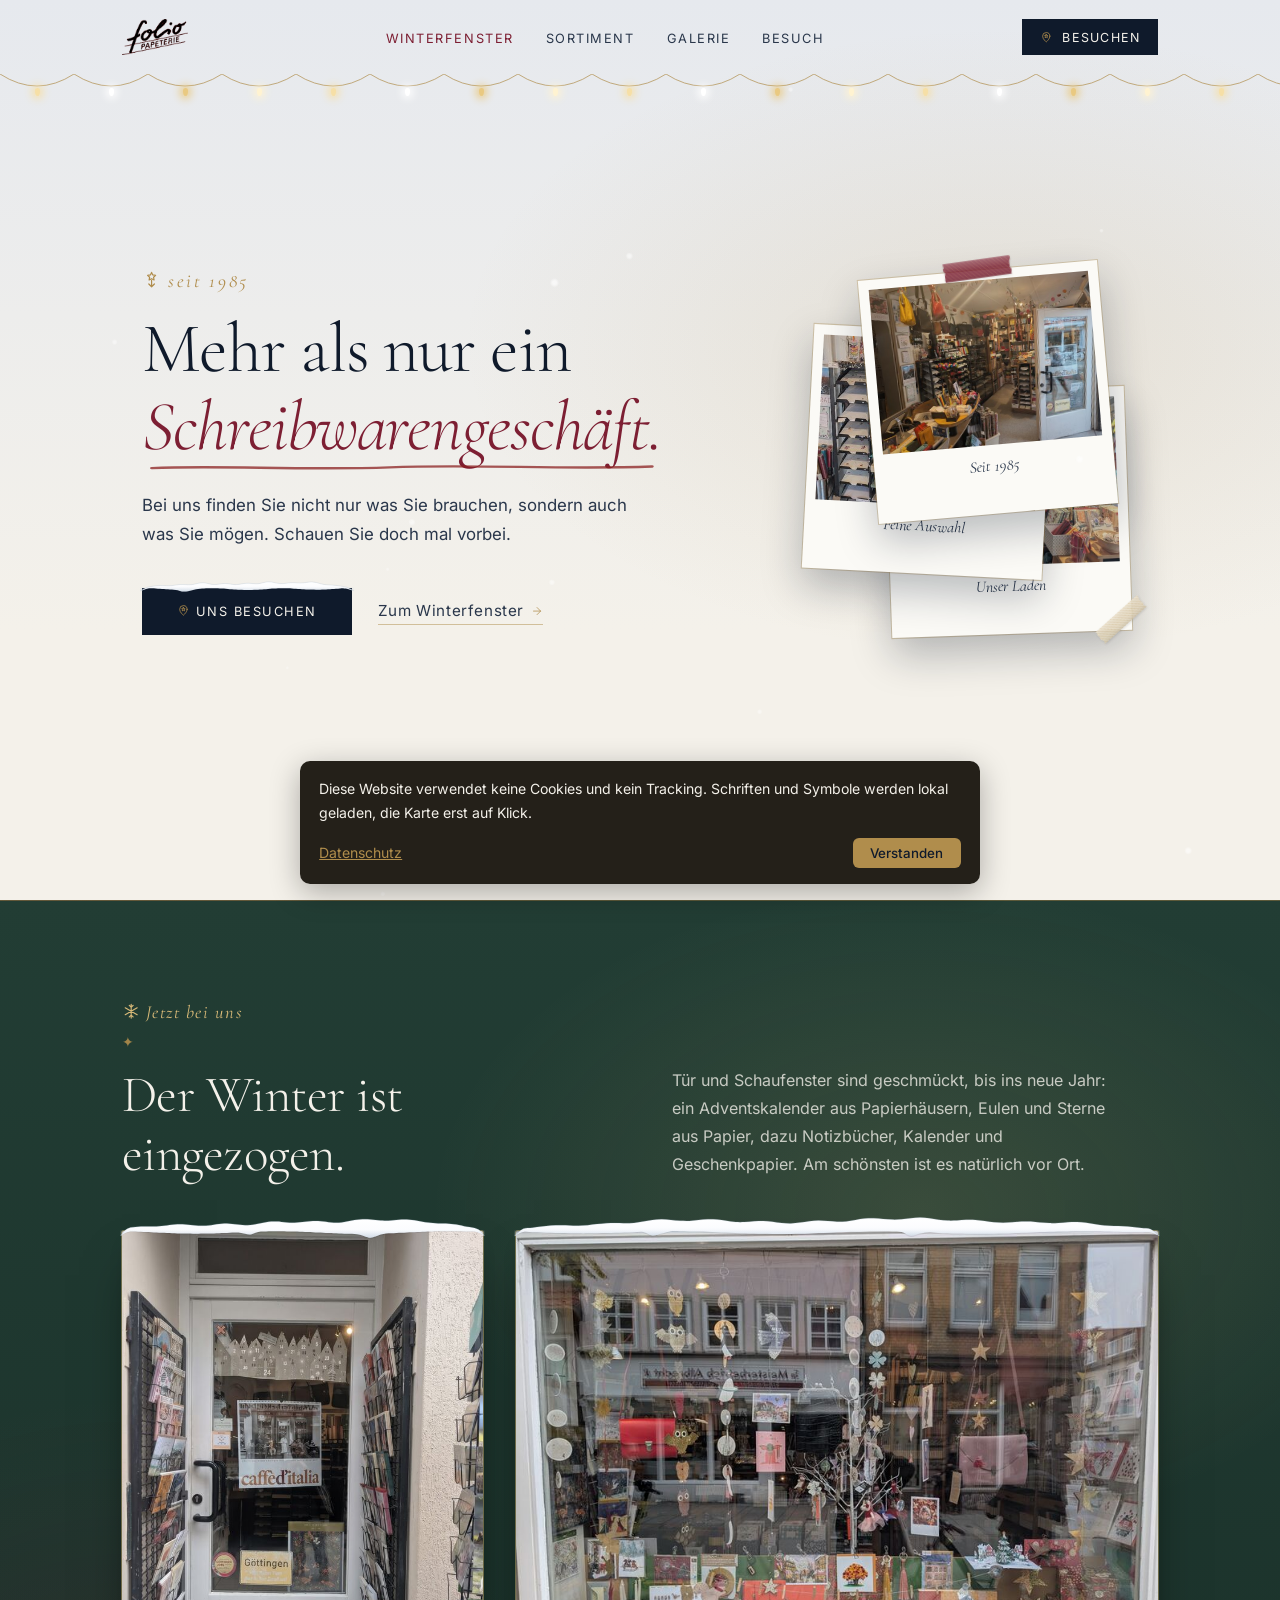
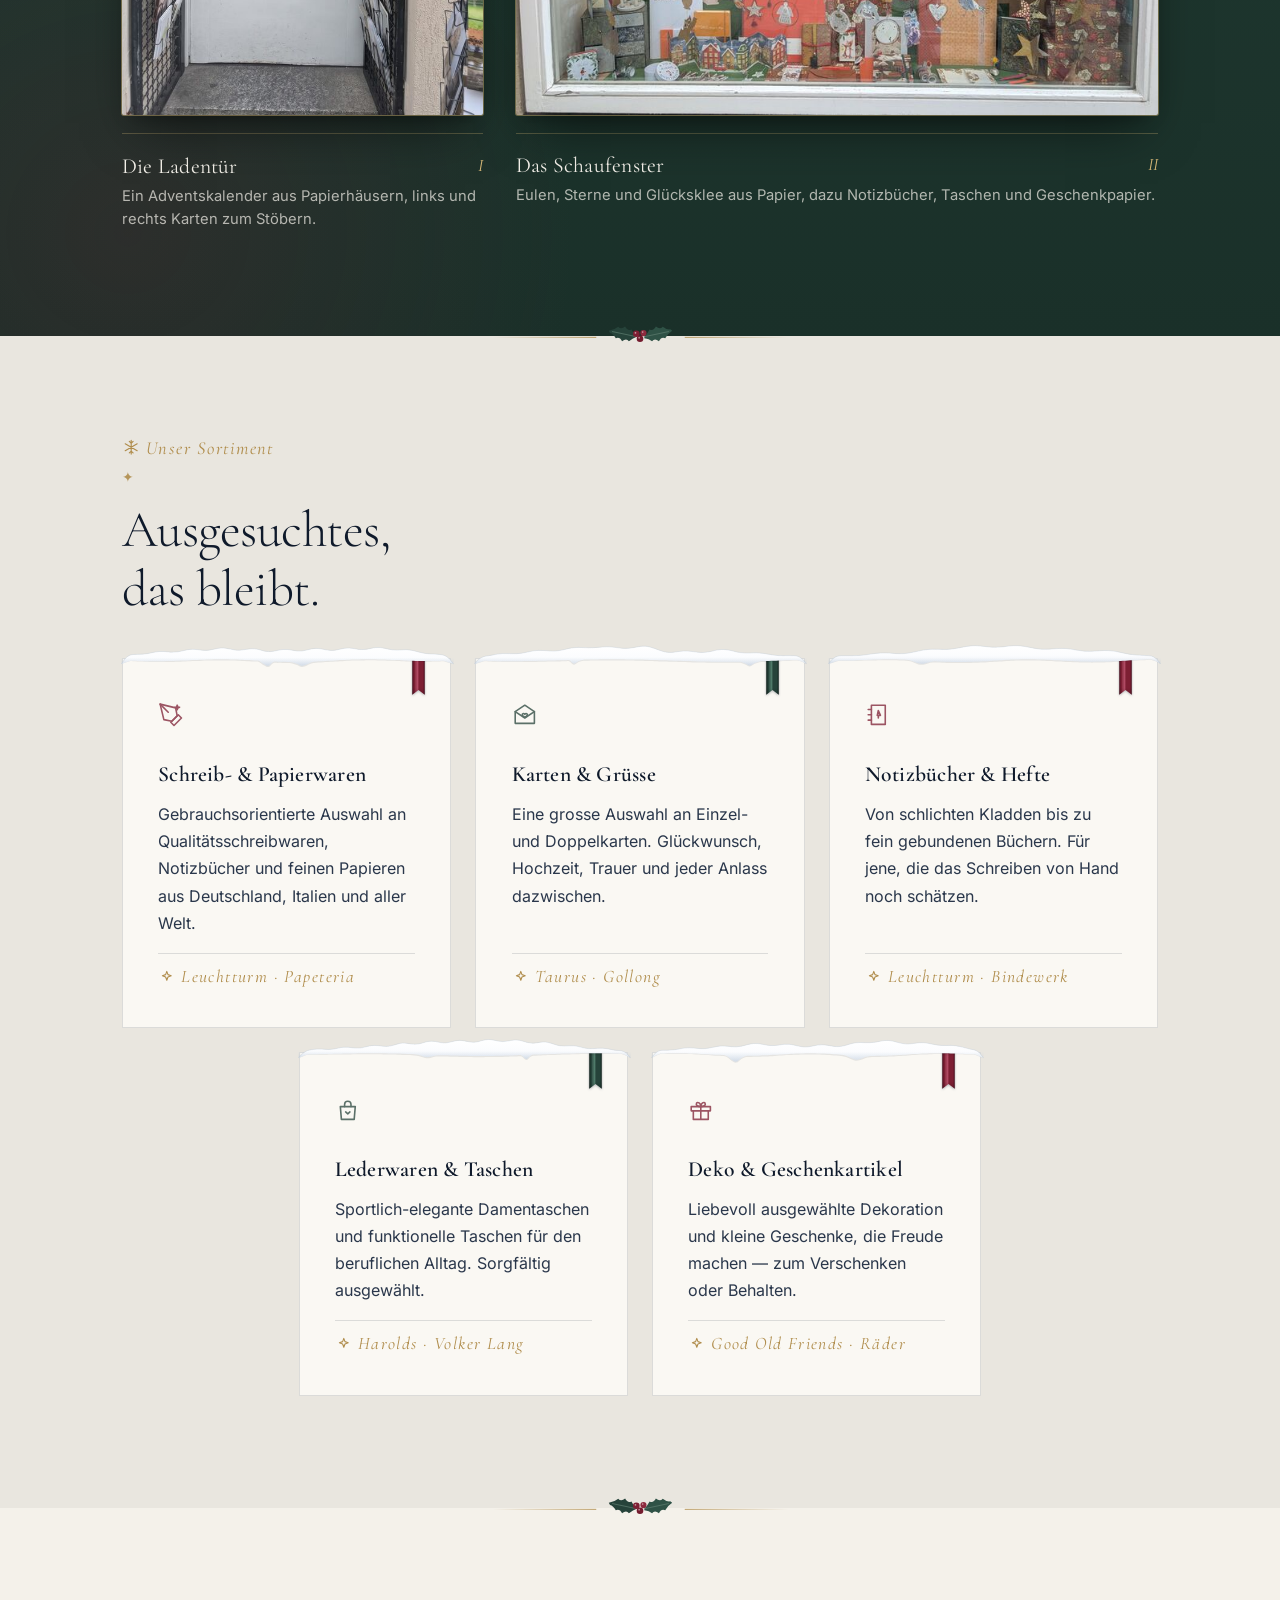
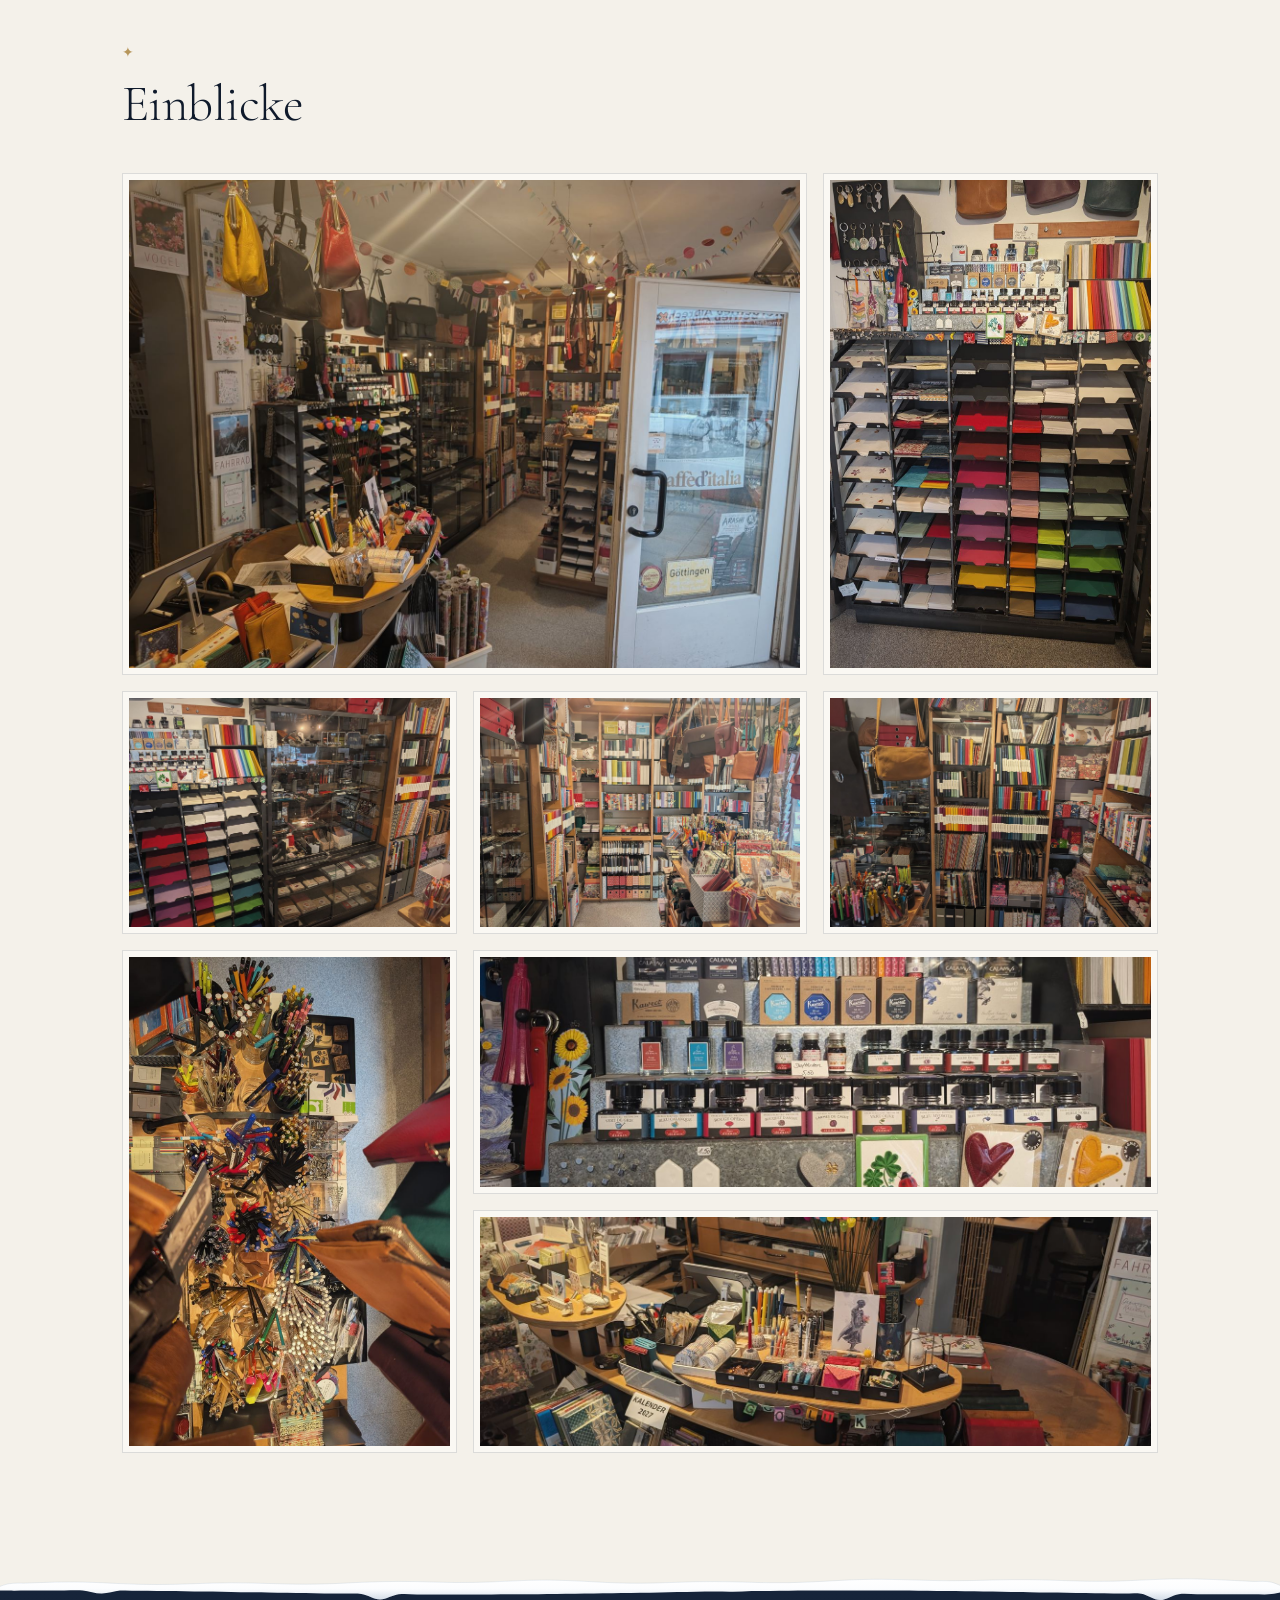
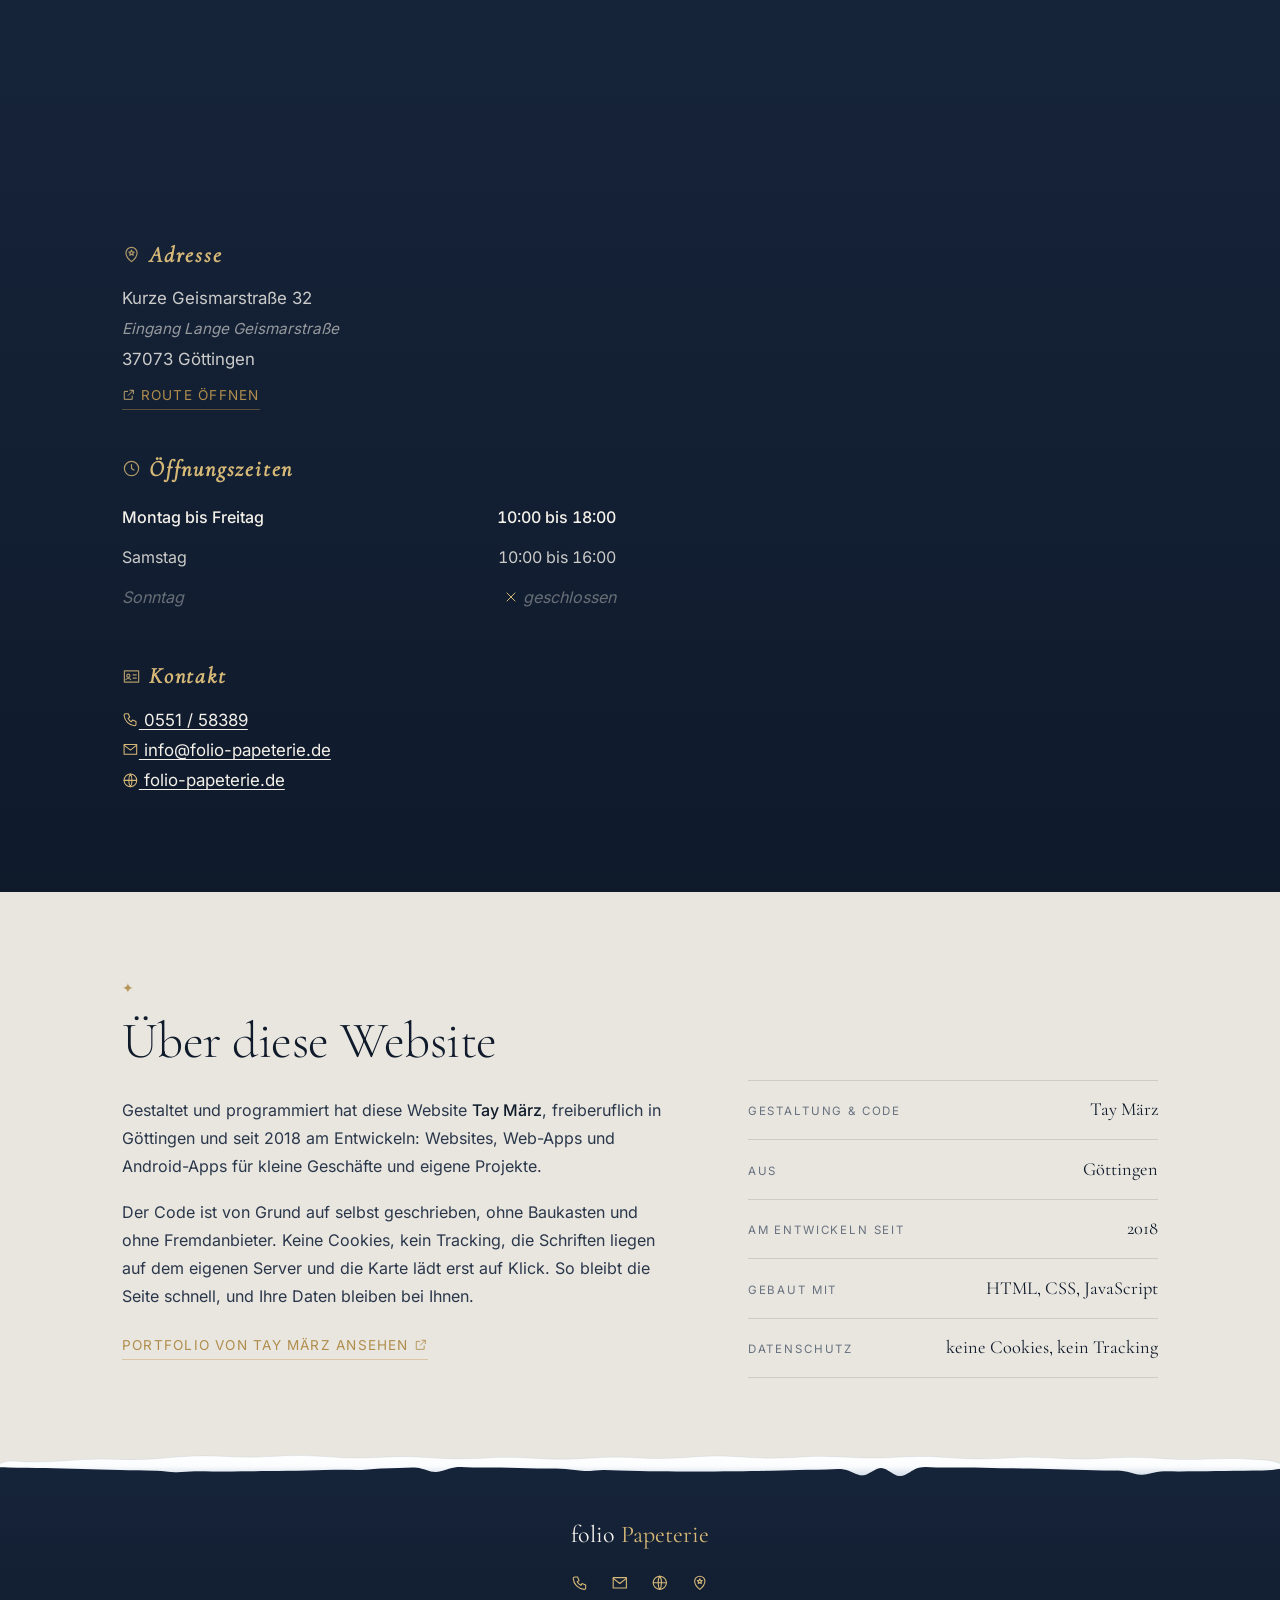
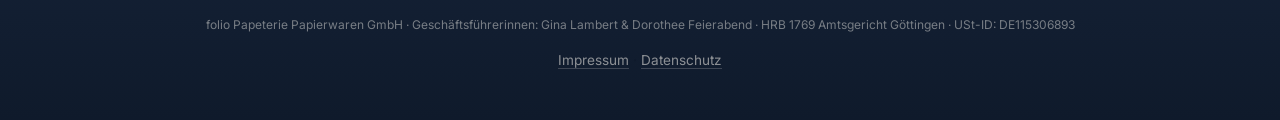
<file: index.html>
<!DOCTYPE html>
<html lang="de">
<head>
  <meta charset="UTF-8">
  <meta name="viewport" content="width=device-width, initial-scale=1.0">
  <title>folio Papeterie Göttingen – Schreibwaren, Karten & Lederwaren seit 1985</title>
  <meta name="description" content="folio Papeterie in Göttingen – Ihr Fachgeschäft für hochwertige Schreibwaren, Notizbücher, Grußkarten und Lederwaren. Kurze Geismarstraße 32. Mo–Fr 10–18 Uhr, Sa 10–16 Uhr.">
  <meta name="keywords" content="Papeterie Göttingen, Schreibwaren Göttingen, Notizbücher, Leuchtturm, Grußkarten, Lederwaren, Bindewerk, Semikolon, folio">
  <meta name="robots" content="index, follow">
  <meta name="author" content="folio Papeterie Papierwaren GmbH">
  <link rel="canonical" href="https://www.folio-papeterie.de/">
  <meta name="theme-color" content="#faf6ef">
  <meta name="geo.region" content="DE-NI">
  <meta name="geo.placename" content="Göttingen">
  <meta name="geo.position" content="51.531761;9.937960">
  <meta name="ICBM" content="51.531761, 9.937960">

  <!-- Twitter -->
  <meta name="twitter:card" content="summary_large_image">
  <meta name="twitter:title" content="folio Papeterie Göttingen – Schreibwaren, Karten & Lederwaren">
  <meta name="twitter:description" content="Feine Papiere, Notizbücher, Karten, Lederwaren und Geschenkartikel im Herzen Göttingens. Seit 1985.">
  <meta name="twitter:image" content="https://www.folio-papeterie.de/gallery1.jpg">


  <!-- Open Graph -->
  <meta property="og:type" content="business.business">
  <meta property="og:title" content="folio Papeterie Göttingen">
  <meta property="og:description" content="Hochwertige Schreibwaren, Notizbücher, Karten und Lederwaren in Göttingen. Seit 1985.">
  <meta property="og:url" content="https://www.folio-papeterie.de/">
  <meta property="og:locale" content="de_DE">
  <meta property="og:site_name" content="folio Papeterie">
  <meta property="og:image" content="https://www.folio-papeterie.de/gallery1.jpg">
  <meta property="og:image:width" content="1400">
  <meta property="og:image:height" content="1054">
  <meta property="og:image:alt" content="folio Papeterie Göttingen – Ladengeschäft">
  <meta property="business:contact_data:street_address" content="Kurze Geismarstraße 32">
  <meta property="business:contact_data:locality" content="Göttingen">
  <meta property="business:contact_data:postal_code" content="37073">
  <meta property="business:contact_data:country_name" content="Germany">
  <meta property="business:contact_data:phone_number" content="+49-551-58389">

  <!-- Schema.org LocalBusiness JSON-LD -->
  <script type="application/ld+json">
  {
    "@context": "https://schema.org",
    "@type": "Store",
    "name": "folio Papeterie",
    "description": "Fachgeschäft für hochwertige Schreibwaren, Notizbücher, Grußkarten und Lederwaren in Göttingen seit 1985.",
    "url": "https://www.folio-papeterie.de",
    "telephone": "+49-551-58389",
    "email": "info@folio-papeterie.de",
    "foundingDate": "1985",
    "address": {
      "@type": "PostalAddress",
      "streetAddress": "Kurze Geismarstraße 32",
      "addressLocality": "Göttingen",
      "postalCode": "37073",
      "addressCountry": "DE"
    },
    "geo": {
      "@type": "GeoCoordinates",
      "latitude": 51.53425,
      "longitude": 9.93252
    },
    "openingHoursSpecification": [
      {
        "@type": "OpeningHoursSpecification",
        "dayOfWeek": ["Monday","Tuesday","Wednesday","Thursday","Friday"],
        "opens": "10:00",
        "closes": "18:00"
      },
      {
        "@type": "OpeningHoursSpecification",
        "dayOfWeek": "Saturday",
        "opens": "10:00",
        "closes": "16:00"
      }
    ],
    "hasMap": "https://maps.app.goo.gl/XCH9QZzpY8PrfoPZ8",
    "sameAs": ["https://www.folio-papeterie.de"]
  }
  </script>

  <link rel="icon" href="favicon.svg" type="image/svg+xml">
  <link rel="icon" href="favicon.ico" sizes="48x48">
  <link rel="apple-touch-icon" href="apple-touch-icon.png">
  <link rel="stylesheet" href="fonts.css">
    <link rel="stylesheet" href="style.css">
  <link rel="stylesheet" href="winter.css">
</head>
<body>
<!-- icons:start -->
<svg width="0" height="0" style="position:absolute" aria-hidden="true" focusable="false"><defs><symbol id="i-address-card" viewBox="0 0 24 24"><path d="M3 5h18v14H3z"/><circle cx="8" cy="11" r="2"/><path d="M5 16c.5-2 5.5-2 6 0M14 10h4M14 14h4"/></symbol><symbol id="i-arrow-right" viewBox="0 0 24 24"><path d="M5 12h14M12 5l7 7-7 7"/></symbol><symbol id="i-arrow-up-right-from-square" viewBox="0 0 24 24"><path d="M14 4h6v6M20 4l-9 9M18 14v6H4V6h6"/></symbol><symbol id="i-bag-shopping" viewBox="0 0 24 24"><path d="M5 8h14l-1 13H6z"/><path d="M9 8V6a3 3 0 0 1 6 0v2"/></symbol><symbol id="i-circle-small" viewBox="0 0 24 24"><circle cx="12" cy="12" r="3"/></symbol><symbol id="i-clock" viewBox="0 0 24 24"><circle cx="12" cy="12" r="9"/><path d="M12 7v5l3 2"/></symbol><symbol id="i-code" viewBox="0 0 24 24"><path d="M8 7l-5 5 5 5M16 7l5 5-5 5M14 4l-4 16"/></symbol><symbol id="i-envelope" viewBox="0 0 24 24"><path d="M3 5h18v14H3z"/><path d="M3 6l9 7 9-7"/></symbol><symbol id="i-envelope-open-text" viewBox="0 0 24 24"><path d="M3 9l9-6 9 6v11H3z"/><path d="M3 9l9 6 9-6"/><path d="M8 18h8"/></symbol><symbol id="i-expand" viewBox="0 0 24 24"><path d="M15 3h6v6M9 21H3v-6M21 3l-7 7M3 21l7-7"/></symbol><symbol id="i-gift" viewBox="0 0 24 24"><path d="M3 8h18v4H3z"/><path d="M5 12v9h14v-9M12 8v13"/><path d="M12 8c-2 0-4-1-4-3a2 2 0 0 1 4 0M12 8c2 0 4-1 4-3a2 2 0 0 0-4 0"/></symbol><symbol id="i-globe" viewBox="0 0 24 24"><circle cx="12" cy="12" r="9"/><path d="M3 12h18M12 3c3 3.5 3 14.5 0 18M12 3c-3 3.5-3 14.5 0 18"/></symbol><symbol id="i-hourglass-half" viewBox="0 0 24 24"><path d="M5 22h14M5 2h14M17 22v-4.2a2 2 0 0 0-.6-1.4L12 12l-4.4 4.4A2 2 0 0 0 7 17.8V22M7 2v4.2a2 2 0 0 0 .6 1.4L12 12l4.4-4.4A2 2 0 0 0 17 6.2V2"/></symbol><symbol id="i-notebook" viewBox="0 0 24 24"><path d="M6 3h13v18H6z"/><path d="M6 7H3M6 12H3M6 17H3M10 8h5"/></symbol><symbol id="i-pen-nib" viewBox="0 0 24 24"><path d="M12 19l7-7 3 3-7 7z"/><path d="M18 13l-1.5-7.5L2 2l3.5 14.5L13 18z"/><path d="M2 2l7.6 7.6"/><circle cx="11" cy="11" r="2"/></symbol><symbol id="i-phone" viewBox="0 0 24 24"><path d="M5 4h4l2 5-2.5 1.5a11 11 0 0 0 5 5L15 13l5 2v4a2 2 0 0 1-2 2A16 16 0 0 1 3 6a2 2 0 0 1 2-2z"/></symbol><symbol id="i-pin" viewBox="0 0 24 24"><path d="M20 10c0 6-8 12-8 12s-8-6-8-12a8 8 0 0 1 16 0z"/><circle cx="12" cy="10" r="3"/></symbol><symbol id="i-sparkles" viewBox="0 0 24 24"><path d="M11 3l1.9 5.1L18 10l-5.1 1.9L11 17l-1.9-5.1L4 10l5.1-1.9z"/><path d="M19 16l.7 1.8 1.8.7-1.8.7L19 21l-.7-1.8-1.8-.7 1.8-.7z"/></symbol><symbol id="i-xmark" viewBox="0 0 24 24"><path d="M6 6l12 12M18 6L6 18"/></symbol></defs></svg>
<!-- icons:end -->

  <!-- NAV -->
  <nav id="nav">
    <div class="nav-inner">
      <a href="#" class="logo"><img src="logo.png" alt="folio Papeterie"></a>
      <ul class="nav-links" id="nav-links">
        <li class="nav-winter"><a href="#winterfenster">Winterfenster</a></li>
        <li><a href="#sortiment">Sortiment</a></li>
        <li><a href="#galerie">Galerie</a></li>
        <li><a href="#besuch">Besuch</a></li>
      </ul>
      <a href="#besuch" class="nav-cta"><svg class="ico" aria-hidden="true"><use href="#i-pin"/></svg> Besuchen</a>
      <button type="button" class="nav-toggle" id="nav-toggle" aria-label="Menü öffnen" aria-expanded="false" aria-controls="nav-links"><span></span><span></span></button>
    </div>
  </nav>

  <!-- HERO -->
  <section id="hero">
    <div class="hero-inner">
      <div class="hero-content reveal">
        <p class="hero-since"><svg class="ico" aria-hidden="true"><use href="#i-hourglass-half"/></svg> seit 1985</p>
        <h1>Mehr als nur ein <em class="hand-underline">Schreibwaren&shy;geschäft.<svg viewBox="0 0 420 16" aria-hidden="true" preserveAspectRatio="none"><path d="M 8 9 C 60 5, 130 12, 200 8 C 270 4, 340 11, 412 7" fill="none" stroke="#8b2020" stroke-width="3" stroke-linecap="round" opacity=".75"/></svg></em></h1>
        <p class="hero-sub">Bei uns finden Sie nicht nur was Sie brauchen, sondern auch was Sie mögen. Schauen Sie doch mal vorbei.</p>
        <div class="hero-ctas">
          <a href="#besuch" class="btn-primary"><svg class="ico" aria-hidden="true"><use href="#i-pin"/></svg> Uns besuchen</a>
          <a href="#galerie" class="hero-link">Zur Galerie <svg class="ico" aria-hidden="true"><use href="#i-arrow-right"/></svg></a>
        </div>
      </div>
      <div class="hero-stack" aria-hidden="true">
        <figure class="polaroid p1"><div class="ph" style="background-image:url('thumb1.jpg')"></div><figcaption>Seit 1985</figcaption></figure>
        <figure class="polaroid p2"><div class="ph" style="background-image:url('thumb2.jpg')"></div><figcaption>Feine Auswahl</figcaption></figure>
        <figure class="polaroid p3"><div class="ph" style="background-image:url('thumb3.jpg')"></div><figcaption>Unser Laden</figcaption></figure>
      </div>
    </div>
    <div class="scroll-hint"><span></span></div>
  </section>

  <!-- WINTERFENSTER (seasonal: shown only while winter.js sets data-theme="winter") -->
  <section id="winterfenster" class="winterfenster" aria-labelledby="wf-title">
    <div class="container">
      <header class="wf-head">
        <div>
          <p class="label"><svg class="ico" aria-hidden="true"><use href="#i-sparkles"/></svg> Jetzt bei uns</p>
          <h2 id="wf-title">Der Winter ist eingezogen.</h2>
        </div>
        <p class="wf-intro">Tür und Schaufenster sind geschmückt, bis ins neue Jahr: ein Adventskalender aus Papierhäusern, Eulen und Sterne aus Papier, dazu Notizbücher, Kalender und Geschenkpapier. Am schönsten ist es natürlich vor Ort.</p>
      </header>
      <div class="wf-grid">
        <figure class="wf-fig wf-fig--door">
          <div class="wf-frame">
            <img src="winter-door-1400.jpg" srcset="winter-door-800.jpg 597w, winter-door-1400.jpg 1045w" sizes="(max-width: 700px) 92vw, 400px" width="1045" height="1400" class="wf-img" loading="lazy" decoding="async" alt="Weiße Ladentür der folio Papeterie, im Fenster ein Adventskalender aus Papierhäusern mit den Zahlen 1 bis 24, links und rechts Kartenständer voller Grußkarten">
          </div>
          <figcaption><span class="wf-num">I</span> <strong>Die Ladentür</strong> Ein Adventskalender aus Papierhäusern, links und rechts Karten zum Stöbern.</figcaption>
        </figure>
        <figure class="wf-fig wf-fig--window">
          <div class="wf-frame">
            <img src="winter-window-1400.jpg" srcset="winter-window-800.jpg 800w, winter-window-1400.jpg 1400w" sizes="(max-width: 700px) 92vw, 700px" width="1400" height="1054" class="wf-img" loading="lazy" decoding="async" alt="Winterlich dekoriertes Schaufenster: Eulen, Sterne, Herzen und Glücksklee aus Papier an Fäden, ein weißer Zweigbaum mit Anhängern, Notizbücher, Taschen, Geschenkschachteln und eine kleine Adventskette aus Papierhäusern">
          </div>
          <figcaption><span class="wf-num">II</span> <strong>Das Schaufenster</strong> Eulen, Sterne und Glücksklee aus Papier, dazu Notizbücher, Taschen und Geschenkpapier.</figcaption>
        </figure>
      </div>
    </div>
  </section>

  <!-- SORTIMENT -->
  <section id="sortiment">
    <div class="container">
      <p class="label reveal"><svg class="ico" aria-hidden="true"><use href="#i-sparkles"/></svg> Unser Sortiment</p>
      <h2 class="reveal">Ausgesuchtes,<br>das bleibt.</h2>
      <div class="cards">

        <div class="card reveal">
          <div class="card-icon"><svg class="ico" aria-hidden="true"><use href="#i-pen-nib"/></svg></div>
          <h3>Schreib- &amp; Papierwaren</h3>
          <p>Gebrauchsorientierte Auswahl an Qualitätsschreibwaren, Notizbücher und feinen Papieren aus Deutschland, Italien und aller Welt.</p>
          <div class="brands"><svg class="ico" aria-hidden="true"><use href="#i-circle-small"/></svg> Leuchtturm &middot; Papeteria</div>
        </div>

        <div class="card reveal">
          <div class="card-icon"><svg class="ico" aria-hidden="true"><use href="#i-envelope-open-text"/></svg></div>
            <h3>Karten &amp; Grüsse</h3>
          <p>Eine grosse Auswahl an Einzel- und Doppelkarten. Glückwunsch, Hochzeit, Trauer und jeder Anlass dazwischen.</p>
          <div class="brands"><svg class="ico" aria-hidden="true"><use href="#i-circle-small"/></svg> Taurus &middot; Gollong</div>
        </div>

        <div class="card reveal">
          <div class="card-icon"><svg class="ico" aria-hidden="true"><use href="#i-notebook"/></svg></div>
          <h3>Notizbücher &amp; Hefte</h3>
          <p>Von schlichten Kladden bis zu fein gebundenen Büchern. Für jene, die das Schreiben von Hand noch schätzen.</p>
          <div class="brands"><svg class="ico" aria-hidden="true"><use href="#i-circle-small"/></svg> Leuchtturm &middot; Bindewerk</div>
        </div>

        <div class="card reveal">
          <div class="card-icon"><svg class="ico" aria-hidden="true"><use href="#i-bag-shopping"/></svg></div>
          <h3>Lederwaren &amp; Taschen</h3>
          <p>Sportlich-elegante Damentaschen und funktionelle Taschen für den beruflichen Alltag. Sorgfältig ausgewählt.</p>
          <div class="brands"><svg class="ico" aria-hidden="true"><use href="#i-circle-small"/></svg> Harolds &middot; Volker Lang</div>
        </div>

        <div class="card reveal">
          <div class="card-icon"><svg class="ico" aria-hidden="true"><use href="#i-gift"/></svg></div>
          <h3>Deko &amp; Geschenkartikel</h3>
          <p>Liebevoll ausgewählte Dekoration und kleine Geschenke, die Freude machen &mdash; zum Verschenken oder Behalten.</p>
          <div class="brands"><svg class="ico" aria-hidden="true"><use href="#i-circle-small"/></svg> Good Old Friends &middot; Räder</div>
        </div>

      </div>
    </div>
  </section>

  <!-- GALERIE -->
  <section id="galerie">
    <div class="container">
      <h2 class="section-title reveal">Einblicke</h2>
      <div class="masonry reveal" id="masonry">
        <img src="gallery1.jpg" class="gal-img" width="1400" height="1054" alt="Blick durch die geöffnete Ladentür in die folio Papeterie" loading="lazy">
        <img src="gallery2.jpg" class="gal-img" width="1054" height="1400" alt="Regal mit farbigen Papieren und Umschlägen, darüber Tinten und Karten" loading="lazy">
        <img src="gallery3.jpg" class="gal-img" width="1400" height="1054" alt="Vitrine mit Füllfederhaltern und Lederwaren neben den Papierfächern" loading="lazy">
        <img src="gallery4.jpg" class="gal-img" width="1400" height="1054" alt="Regale voller Notizbücher, Ordner und Schachteln, davor Ledertaschen" loading="lazy">
        <img src="gallery5.jpg" class="gal-img" width="1400" height="1054" alt="Notizbücher in allen Farben und gemusterte Geschenkschachteln" loading="lazy">
        <img src="gallery6.jpg" class="gal-img" width="1054" height="1400" alt="Blick von oben auf den Tisch mit Stiften und Bleistiften" loading="lazy">
        <img src="gallery7.jpg" class="gal-img" width="1400" height="1054" alt="Tinten von Jacques Herbin, Kaweco, Pelikan und Lamy" loading="lazy">
        <img src="gallery8.jpg" class="gal-img" width="1400" height="1054" alt="Kassentisch mit Kalendern, Geschenkbändern und Kleinigkeiten" loading="lazy">
      </div>
    </div>
    <div id="lightbox" class="lightbox" role="dialog" aria-modal="true" aria-label="Galerie" hidden>
      <button id="lb-close" class="lb-btn lb-close" aria-label="Schließen">&times;</button>
      <button id="lb-prev" class="lb-btn lb-prev" aria-label="Vorheriges Bild">&#8592;</button>
      <img id="lb-img" alt="Galeriebild in Großansicht">
      <span id="lb-count" class="lb-count"></span>
      <button id="lb-next" class="lb-btn lb-next" aria-label="Nächstes Bild">&#8594;</button>
    </div>
  </section>

  <!-- BESUCH -->
  <section id="besuch">
    <div class="container">
      <p class="label reveal"><svg class="ico" aria-hidden="true"><use href="#i-pin"/></svg> Uns besuchen</p>
      <h2 class="reveal">Mitten in Göttingen.</h2>

      <div class="besuch-grid">

        <!-- Info -->
        <div class="besuch-info reveal">

          <div class="info-block">
            <h4><svg class="ico" aria-hidden="true"><use href="#i-pin"/></svg> Adresse</h4>
            <p>Kurze Geismarstraße 32<br><em>Eingang Lange Geismarstraße</em><br>37073 Göttingen</p>
            <a href="https://maps.app.goo.gl/XCH9QZzpY8PrfoPZ8" class="map-link" target="_blank" rel="noopener">
              <svg class="ico" aria-hidden="true"><use href="#i-arrow-up-right-from-square"/></svg> Route öffnen
            </a>
          </div>

          <div class="info-block">
            <h4><svg class="ico" aria-hidden="true"><use href="#i-clock"/></svg> Öffnungszeiten</h4>
            <table class="hours">
              <tr><td>Montag bis Freitag</td><td>10:00 bis 18:00</td></tr>
              <tr><td>Samstag</td><td>10:00 bis 16:00</td></tr>
              <tr class="closed"><td>Sonntag</td><td><svg class="ico" aria-hidden="true"><use href="#i-xmark"/></svg> geschlossen</td></tr>
            </table>
          </div>

          <div class="info-block">
            <h4><svg class="ico" aria-hidden="true"><use href="#i-address-card"/></svg> Kontakt</h4>
            <p>
              <a href="tel:055158389"><svg class="ico" aria-hidden="true"><use href="#i-phone"/></svg> 0551 / 58389</a><br>
              <a href="mailto:info@folio-papeterie.de"><svg class="ico" aria-hidden="true"><use href="#i-envelope"/></svg> info@folio-papeterie.de</a><br>
              <a href="https://www.folio-papeterie.de" target="_blank" rel="noopener"><svg class="ico" aria-hidden="true"><use href="#i-globe"/></svg> folio-papeterie.de</a>
            </p>
          </div>

        </div>

        <!-- Map (click-to-load: no third-party request until the visitor consents) -->
        <div class="map-embed reveal">
          <div id="map-consent" class="map-consent">
            <svg class="ico" aria-hidden="true"><use href="#i-pin"/></svg>
            <p>Die Karte wird von OpenStreetMap geladen. Dabei wird Ihre IP-Adresse an die OpenStreetMap Foundation übertragen. Erst mit Ihrem Klick wird die Karte geladen.</p>
            <button type="button" id="map-load" class="map-consent-btn">Karte laden</button>
            <small><a href="datenschutz.html">Mehr in der Datenschutzerklärung</a></small>
          </div>
          <a class="map-fullscreen" href="https://www.openstreetmap.org/?mlat=51.531761&mlon=9.93796#map=18/51.531761/9.93796" target="_blank" rel="noopener">
            <svg class="ico" aria-hidden="true"><use href="#i-expand"/></svg> Große Karte öffnen
          </a>
        </div>

      </div>
    </div>
  </section>
  <!-- WEBSITE -->
  <section id="website" class="creator-section">
    <div class="container">
      <div class="creator-grid">
        <div class="creator-text">
          <h2 class="reveal">Über diese Website</h2>
          <p class="reveal">
            Gestaltet und programmiert hat diese Website <strong>Tay März</strong>, freiberuflich in Göttingen
            und seit 2018 am Entwickeln: Websites, Web-Apps und Android-Apps für kleine Geschäfte und eigene Projekte.
          </p>
          <p class="reveal">
            Der Code ist von Grund auf selbst geschrieben, ohne Baukasten und ohne Fremdanbieter. Keine Cookies, kein Tracking,
            die Schriften liegen auf dem eigenen Server und die Karte lädt erst auf Klick. So bleibt die Seite
            schnell, und Ihre Daten bleiben bei Ihnen.
          </p>
          <p class="reveal">
            <a class="map-link" href="https://hire.taymaerz.de/?ref=folio" target="_blank" rel="noopener">
              Portfolio von Tay März ansehen
              <svg class="ico" aria-hidden="true"><use href="#i-arrow-up-right-from-square"/></svg>
            </a>
          </p>
        </div>
        <dl class="creator-facts reveal">
          <div><dt>Gestaltung &amp; Code</dt><dd>Tay März</dd></div>
          <div><dt>Aus</dt><dd>Göttingen</dd></div>
          <div><dt>Am Entwickeln seit</dt><dd>2018</dd></div>
          <div><dt>Gebaut mit</dt><dd>HTML, CSS, JavaScript</dd></div>
          <div><dt>Datenschutz</dt><dd>keine Cookies, kein Tracking</dd></div>
        </dl>
      </div>
    </div>
  </section>
  <!-- FOOTER -->
  <footer>
    <div class="container">
      <p class="footer-logo">folio <span>Papeterie</span></p>
      <p class="footer-links">
        <a href="tel:055158389" aria-label="Anrufen"><svg class="ico" aria-hidden="true"><use href="#i-phone"/></svg></a>
        <a href="mailto:info@folio-papeterie.de" aria-label="E-Mail schreiben"><svg class="ico" aria-hidden="true"><use href="#i-envelope"/></svg></a>
        <a href="https://www.folio-papeterie.de" target="_blank" rel="noopener" aria-label="Website"><svg class="ico" aria-hidden="true"><use href="#i-globe"/></svg></a>
        <a href="https://maps.app.goo.gl/XCH9QZzpY8PrfoPZ8" target="_blank" rel="noopener" aria-label="Auf Google Maps zeigen"><svg class="ico" aria-hidden="true"><use href="#i-pin"/></svg></a>
      </p>
      <p class="footer-imp">folio Papeterie Papierwaren GmbH &middot; Geschäftsführerinnen: Gina Lambert &amp; Dorothee Feierabend &middot; HRB 1769 Amtsgericht Göttingen &middot; USt-ID: DE115306893</p>
      <p class="footer-legal">
        <a href="impressum.html">Impressum</a> &middot;
        <a href="datenschutz.html">Datenschutz</a>
      </p>
    </div>
  </footer>

  <script src="app.js" defer></script>
  <script src="winter.js" defer></script>
  <script>
    const lb = document.getElementById('lightbox');
    const lbImg = document.getElementById('lb-img');
    // Winter photos (.wf-img) join the lightbox only while they are visible.
    const allImgs = [...document.querySelectorAll('.wf-img, .gal-img')];
    let galImgs = allImgs;
    let lbCur = 0, lbOpener = null;
    function lbGo(n) {
      lbCur = (n + galImgs.length) % galImgs.length;
      const im = galImgs[lbCur];
      lbImg.src = im.srcset ? im.srcset.split(',').pop().trim().split(' ')[0] : im.src;   // largest candidate
      lbImg.alt = im.alt;
      document.getElementById('lb-count').textContent = (lbCur + 1) + ' / ' + galImgs.length;
    }
    function lbOpen(img) {
      galImgs = allImgs.filter(i => i.offsetParent !== null);
      lbOpener = document.activeElement;
      lbGo(galImgs.indexOf(img)); lb.hidden = false;
      document.body.style.overflow = 'hidden';
      document.getElementById('lb-close').focus();
    }
    function lbClose() {
      lb.hidden = true; document.body.style.overflow = '';
      if (lbOpener) lbOpener.focus();
    }
    allImgs.forEach(img => {
      img.tabIndex = 0;
      img.setAttribute('role', 'button');
      img.addEventListener('click', () => lbOpen(img));
      img.addEventListener('keydown', e => { if (e.key === 'Enter' || e.key === ' ') { e.preventDefault(); lbOpen(img); } });
    });
    lb.addEventListener('click', e => { if (e.target === lb) lbClose(); });
    document.getElementById('lb-close').onclick = lbClose;
    document.getElementById('lb-prev').onclick = e => { e.stopPropagation(); lbGo(lbCur - 1); };
    document.getElementById('lb-next').onclick = e => { e.stopPropagation(); lbGo(lbCur + 1); };
    document.addEventListener('keydown', e => {
      if (lb.hidden) return;
      if (e.key === 'ArrowRight') lbGo(lbCur + 1);
      if (e.key === 'ArrowLeft') lbGo(lbCur - 1);
      if (e.key === 'Escape') lbClose();
    });

    // Map click-to-load: inject the OSM iframe only after explicit consent.
    const mapLoad = document.getElementById('map-load');
    if (mapLoad) mapLoad.addEventListener('click', () => {
      const wrap = document.getElementById('map-consent');
      const f = document.createElement('iframe');
      f.loading = 'lazy';
      f.title = 'Karte: folio Papeterie, Kurze Geismarstraße 32, Göttingen';
      f.src = 'https://www.openstreetmap.org/export/embed.html?bbox=9.93496%2C51.529961%2C9.94096%2C51.533561000000006&layer=mapnik&marker=51.531761%2C9.93796';
      f.allowFullscreen = true;
      wrap.replaceWith(f);
    });

    // One-time privacy notice (no cookies set; dismissal stored in localStorage — functional, exempt).
    if (!localStorage.getItem('folio-privacy-ack')) {
      const b = document.createElement('div');
      b.className = 'privacy-banner';
      b.innerHTML = 'Diese Website verwendet keine Cookies und kein Tracking. Schriften und Symbole werden lokal geladen, die Karte erst auf Klick. <a href="datenschutz.html">Datenschutz</a> <button type="button" id="privacy-ok">Verstanden</button>';
      document.body.appendChild(b);
      document.getElementById('privacy-ok').addEventListener('click', () => {
        localStorage.setItem('folio-privacy-ack', '1');
        b.remove();
      });
    }
  </script>
</body>
</html>
</file>
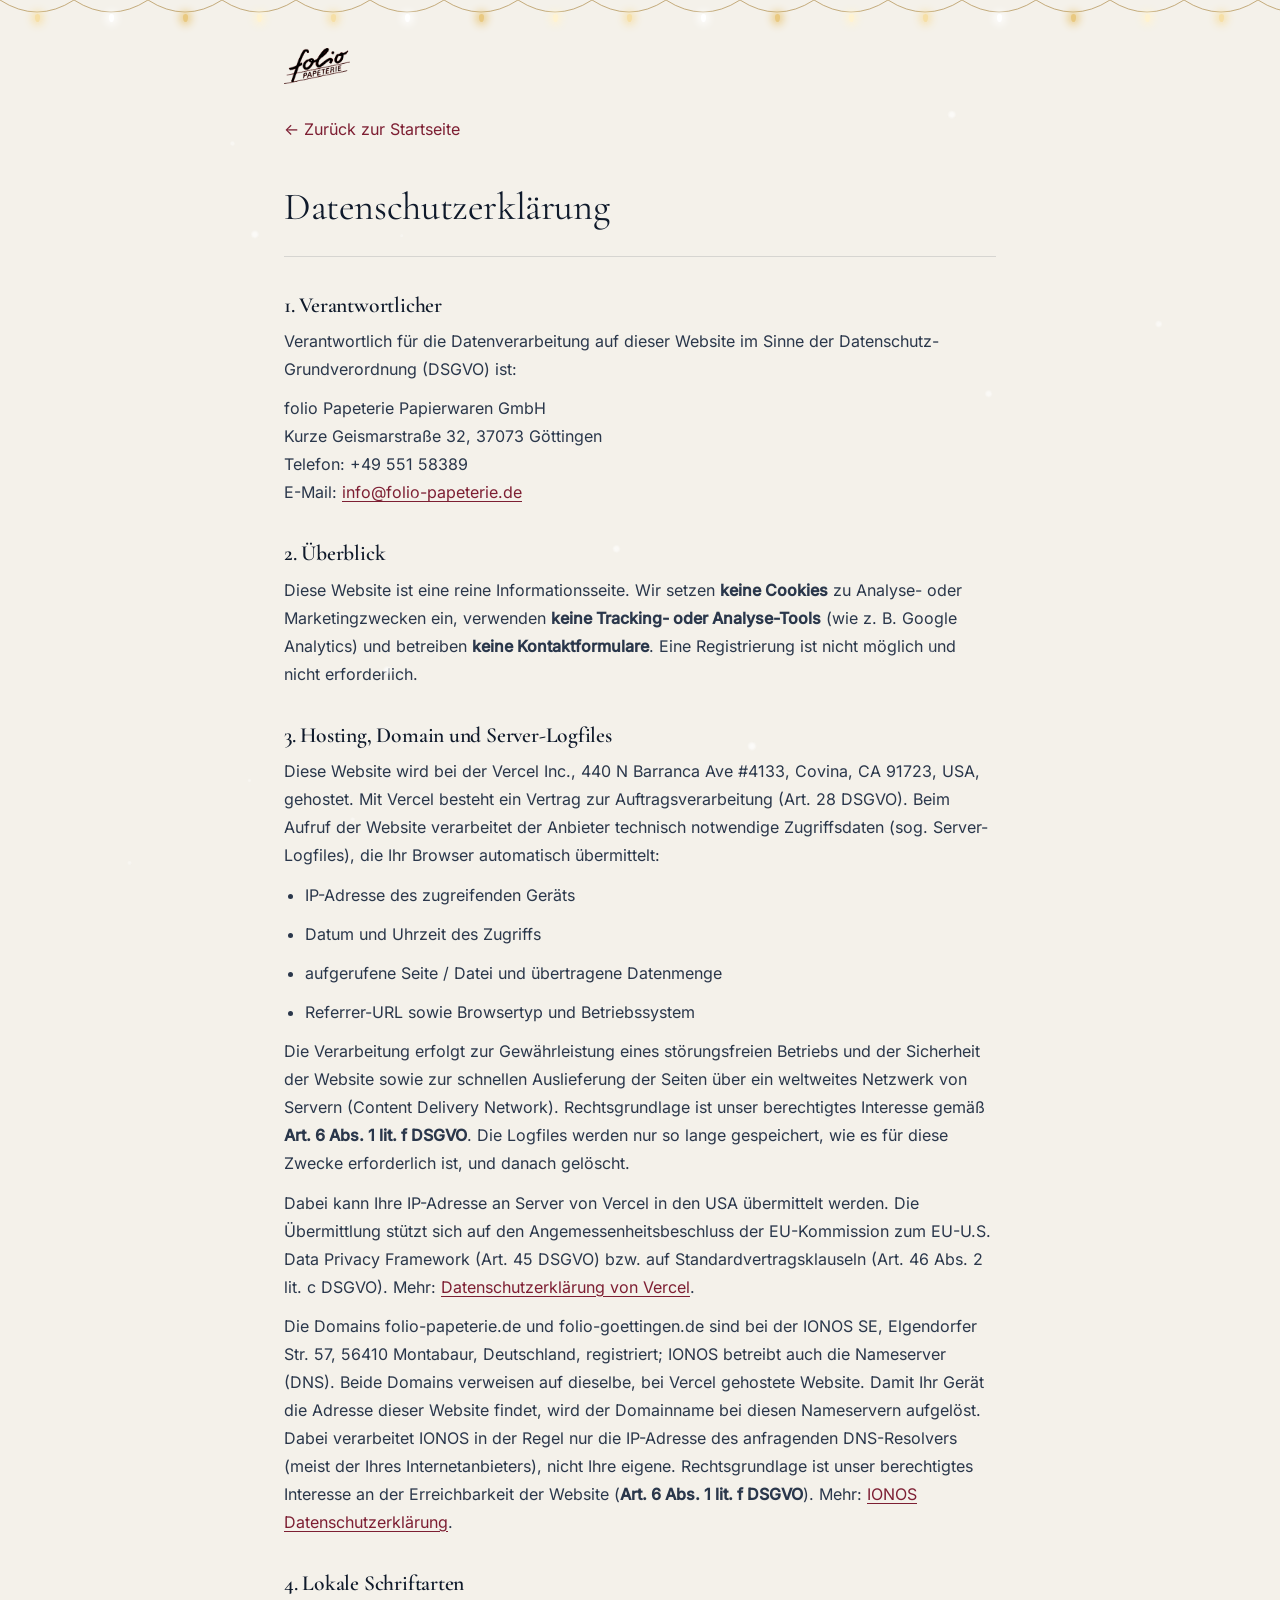
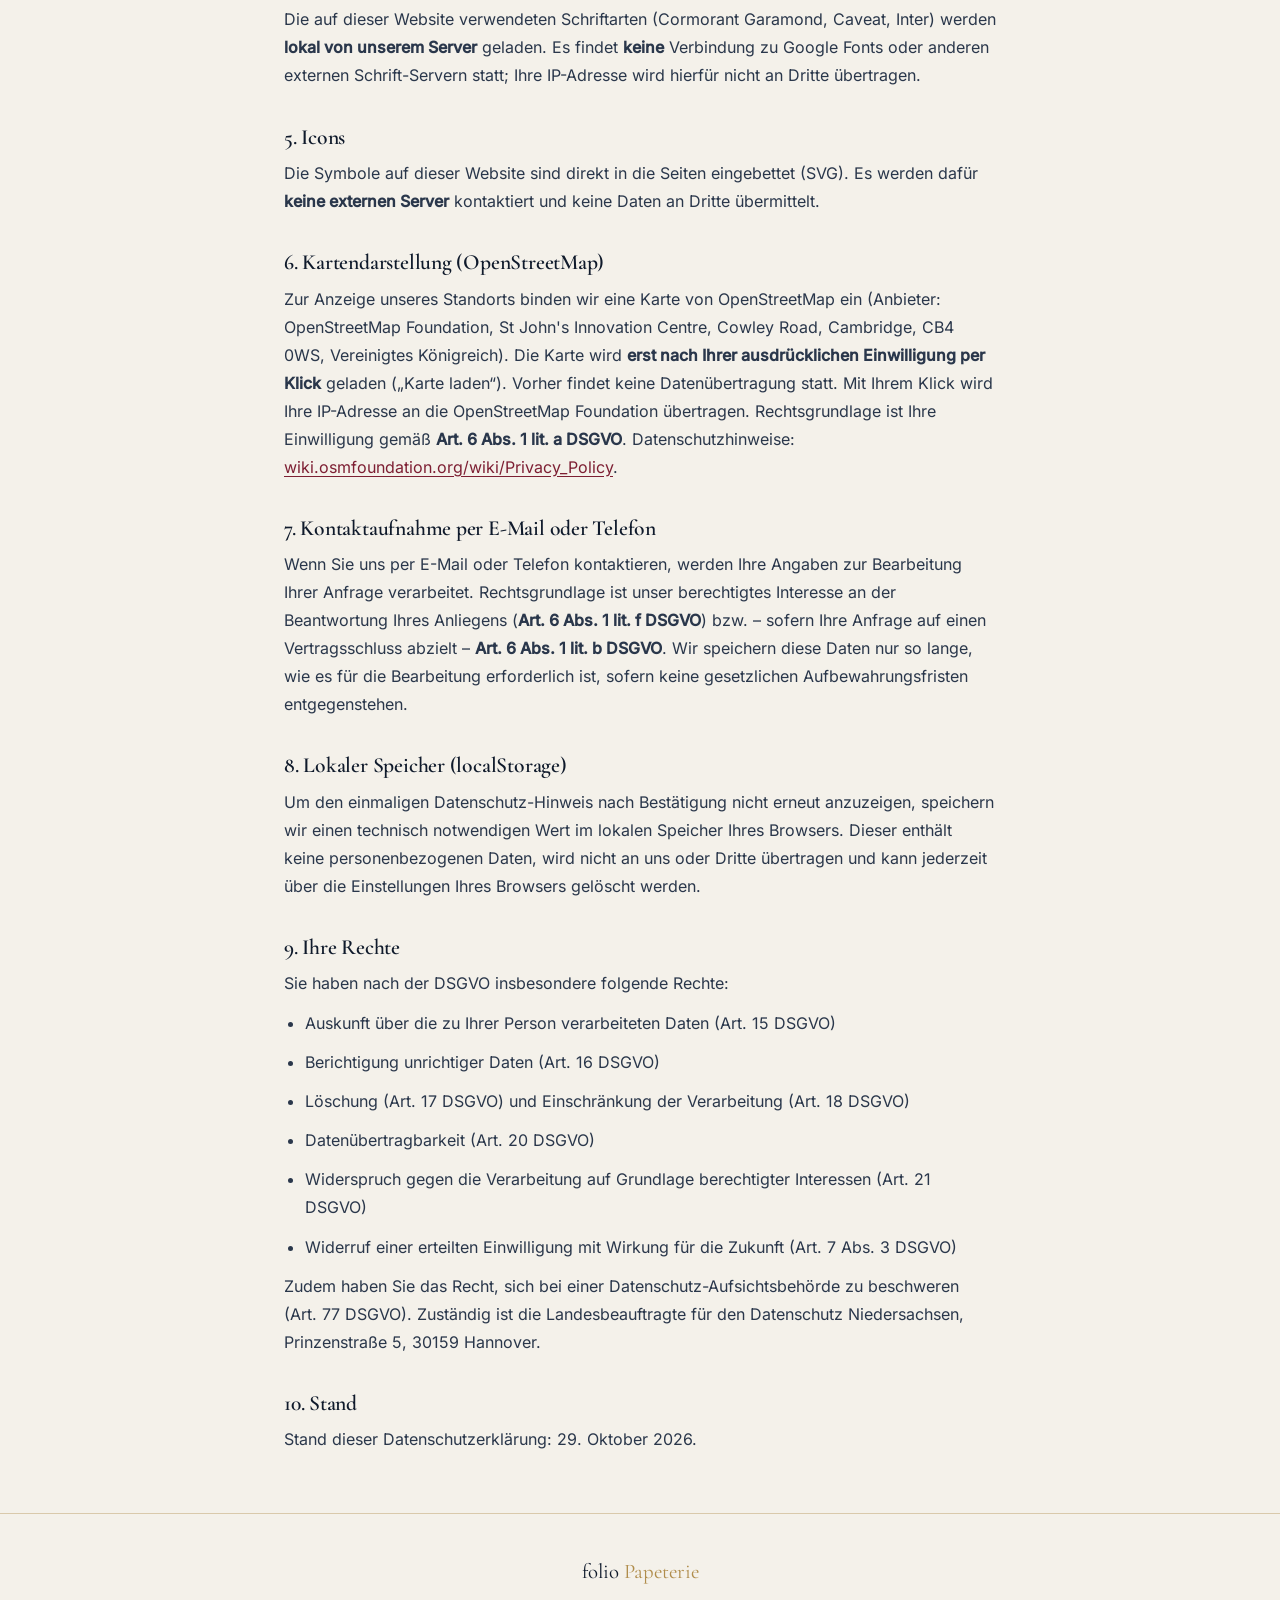
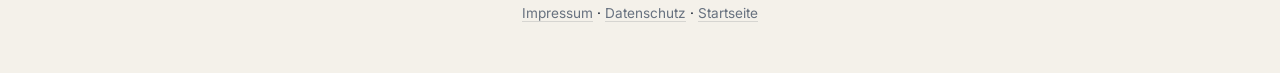
<file: datenschutz.html>
<!DOCTYPE html>
<html lang="de">
<head>
  <meta charset="UTF-8">
  <meta name="viewport" content="width=device-width, initial-scale=1.0">
  <title>Datenschutzerklärung – folio Papeterie</title>
  <meta name="robots" content="index, follow">
  <link rel="icon" href="favicon.svg" type="image/svg+xml">
  <link rel="icon" href="favicon.ico" sizes="48x48">
  <link rel="apple-touch-icon" href="apple-touch-icon.png">
  <link rel="stylesheet" href="fonts.css">
  <link rel="stylesheet" href="style.css">
  <link rel="stylesheet" href="winter.css">
</head>
<body>
  <header class="legal-head"><a href="index.html" aria-label="folio Papeterie – zur Startseite"><img src="logo.png" alt="folio Papeterie"></a></header>
  <main class="legal-page">
    <a href="index.html" class="legal-back">&larr; Zurück zur Startseite</a>
    <h1>Datenschutzerklärung</h1>

    <h2>1. Verantwortlicher</h2>
    <p>
      Verantwortlich für die Datenverarbeitung auf dieser Website im Sinne der
      Datenschutz-Grundverordnung (DSGVO) ist:
    </p>
    <p>
      folio Papeterie Papierwaren GmbH<br>
      Kurze Geismarstraße 32, 37073 Göttingen<br>
      Telefon: +49 551 58389<br>
      E-Mail: <a href="mailto:info@folio-papeterie.de">info@folio-papeterie.de</a>
    </p>

    <h2>2. Überblick</h2>
    <p>
      Diese Website ist eine reine Informationsseite. Wir setzen <strong>keine Cookies</strong> zu
      Analyse- oder Marketingzwecken ein, verwenden <strong>keine Tracking- oder Analyse-Tools</strong>
      (wie z. B. Google Analytics) und betreiben <strong>keine Kontaktformulare</strong>. Eine
      Registrierung ist nicht möglich und nicht erforderlich.
    </p>

    <h2>3. Hosting, Domain und Server-Logfiles</h2>
    <p>
      Diese Website wird bei der Vercel Inc., 440 N Barranca Ave #4133, Covina, CA 91723, USA,
      gehostet. Mit Vercel besteht ein Vertrag zur Auftragsverarbeitung (Art. 28 DSGVO). Beim Aufruf
      der Website verarbeitet der Anbieter technisch notwendige Zugriffsdaten (sog. Server-Logfiles),
      die Ihr Browser automatisch übermittelt:
    </p>
    <ul>
      <li>IP-Adresse des zugreifenden Geräts</li>
      <li>Datum und Uhrzeit des Zugriffs</li>
      <li>aufgerufene Seite / Datei und übertragene Datenmenge</li>
      <li>Referrer-URL sowie Browsertyp und Betriebssystem</li>
    </ul>
    <p>
      Die Verarbeitung erfolgt zur Gewährleistung eines störungsfreien Betriebs und der Sicherheit
      der Website sowie zur schnellen Auslieferung der Seiten über ein weltweites Netzwerk von
      Servern (Content Delivery Network). Rechtsgrundlage ist unser berechtigtes Interesse gemäß
      <strong>Art. 6 Abs. 1 lit. f DSGVO</strong>. Die Logfiles werden nur so lange gespeichert,
      wie es für diese Zwecke erforderlich ist, und danach gelöscht.
    </p>
    <p>
      Dabei kann Ihre IP-Adresse an Server von Vercel in den USA übermittelt werden. Die
      Übermittlung stützt sich auf den Angemessenheitsbeschluss der EU-Kommission zum
      EU-U.S. Data Privacy Framework (Art. 45 DSGVO) bzw. auf Standardvertragsklauseln
      (Art. 46 Abs. 2 lit. c DSGVO). Mehr: <a href="https://vercel.com/legal/privacy-policy" target="_blank" rel="noopener">Datenschutzerklärung von Vercel</a>.
    </p>

    <p>
      Die Domains folio-papeterie.de und folio-goettingen.de sind bei der IONOS SE, Elgendorfer Str. 57,
      56410 Montabaur, Deutschland, registriert; IONOS betreibt auch die Nameserver (DNS). Beide
      Domains verweisen auf dieselbe, bei Vercel gehostete Website. Damit Ihr Gerät die Adresse
      dieser Website findet, wird der Domainname bei diesen Nameservern aufgelöst. Dabei verarbeitet
      IONOS in der Regel nur die IP-Adresse des anfragenden DNS-Resolvers (meist der Ihres
      Internetanbieters), nicht Ihre eigene. Rechtsgrundlage ist unser berechtigtes Interesse an
      der Erreichbarkeit der Website (<strong>Art. 6 Abs. 1 lit. f DSGVO</strong>). Mehr:
      <a href="https://www.ionos.de/terms-gtc/datenschutzerklaerung/" target="_blank" rel="noopener">IONOS Datenschutzerklärung</a>.
    </p>

    <h2>4. Lokale Schriftarten</h2>
    <p>
      Die auf dieser Website verwendeten Schriftarten (Cormorant Garamond, Caveat, Inter) werden
      <strong>lokal von unserem Server</strong> geladen. Es findet <strong>keine</strong> Verbindung
      zu Google Fonts oder anderen externen Schrift-Servern statt; Ihre IP-Adresse wird hierfür nicht
      an Dritte übertragen.
    </p>

    <h2>5. Icons</h2>
    <p>
      Die Symbole auf dieser Website sind direkt in die Seiten eingebettet (SVG). Es werden dafür
      <strong>keine externen Server</strong> kontaktiert und keine Daten an Dritte übermittelt.
    </p>

    <h2>6. Kartendarstellung (OpenStreetMap)</h2>
    <p>
      Zur Anzeige unseres Standorts binden wir eine Karte von OpenStreetMap ein (Anbieter:
      OpenStreetMap Foundation, St John's Innovation Centre, Cowley Road, Cambridge, CB4 0WS,
      Vereinigtes Königreich). Die Karte wird <strong>erst nach Ihrer ausdrücklichen Einwilligung
      per Klick</strong> geladen („Karte laden“). Vorher findet keine Datenübertragung statt. Mit
      Ihrem Klick wird Ihre IP-Adresse an die OpenStreetMap Foundation übertragen. Rechtsgrundlage
      ist Ihre Einwilligung gemäß <strong>Art. 6 Abs. 1 lit. a DSGVO</strong>. Datenschutzhinweise:
      <a href="https://wiki.osmfoundation.org/wiki/Privacy_Policy" target="_blank" rel="noopener">wiki.osmfoundation.org/wiki/Privacy_Policy</a>.
    </p>

    <h2>7. Kontaktaufnahme per E-Mail oder Telefon</h2>
    <p>
      Wenn Sie uns per E-Mail oder Telefon kontaktieren, werden Ihre Angaben zur Bearbeitung Ihrer
      Anfrage verarbeitet. Rechtsgrundlage ist unser berechtigtes Interesse an der Beantwortung Ihres
      Anliegens (<strong>Art. 6 Abs. 1 lit. f DSGVO</strong>) bzw. – sofern Ihre Anfrage auf einen
      Vertragsschluss abzielt – <strong>Art. 6 Abs. 1 lit. b DSGVO</strong>. Wir speichern diese Daten
      nur so lange, wie es für die Bearbeitung erforderlich ist, sofern keine gesetzlichen
      Aufbewahrungsfristen entgegenstehen.
    </p>

    <h2>8. Lokaler Speicher (localStorage)</h2>
    <p>
      Um den einmaligen Datenschutz-Hinweis nach Bestätigung nicht erneut anzuzeigen, speichern wir
      einen technisch notwendigen Wert im lokalen Speicher Ihres Browsers. Dieser enthält keine
      personenbezogenen Daten, wird nicht an uns oder Dritte übertragen und kann jederzeit über die
      Einstellungen Ihres Browsers gelöscht werden.
    </p>

    <h2>9. Ihre Rechte</h2>
    <p>Sie haben nach der DSGVO insbesondere folgende Rechte:</p>
    <ul>
      <li>Auskunft über die zu Ihrer Person verarbeiteten Daten (Art. 15 DSGVO)</li>
      <li>Berichtigung unrichtiger Daten (Art. 16 DSGVO)</li>
      <li>Löschung (Art. 17 DSGVO) und Einschränkung der Verarbeitung (Art. 18 DSGVO)</li>
      <li>Datenübertragbarkeit (Art. 20 DSGVO)</li>
      <li>Widerspruch gegen die Verarbeitung auf Grundlage berechtigter Interessen (Art. 21 DSGVO)</li>
      <li>Widerruf einer erteilten Einwilligung mit Wirkung für die Zukunft (Art. 7 Abs. 3 DSGVO)</li>
    </ul>
    <p>
      Zudem haben Sie das Recht, sich bei einer Datenschutz-Aufsichtsbehörde zu beschweren
      (Art. 77 DSGVO). Zuständig ist die Landesbeauftragte für den Datenschutz Niedersachsen,
      Prinzenstraße 5, 30159 Hannover.
    </p>

    <h2>10. Stand</h2>
    <p>Stand dieser Datenschutzerklärung: 29. Oktober 2026.</p>
  </main>
  <footer class="legal-foot">
    <p class="footer-logo">folio <span>Papeterie</span></p>
    <p class="footer-legal"><a href="impressum.html">Impressum</a> &middot; <a href="datenschutz.html">Datenschutz</a> &middot; <a href="index.html">Startseite</a></p>
  </footer>
  <script src="winter.js" defer></script>
</body>
</html>
</file>
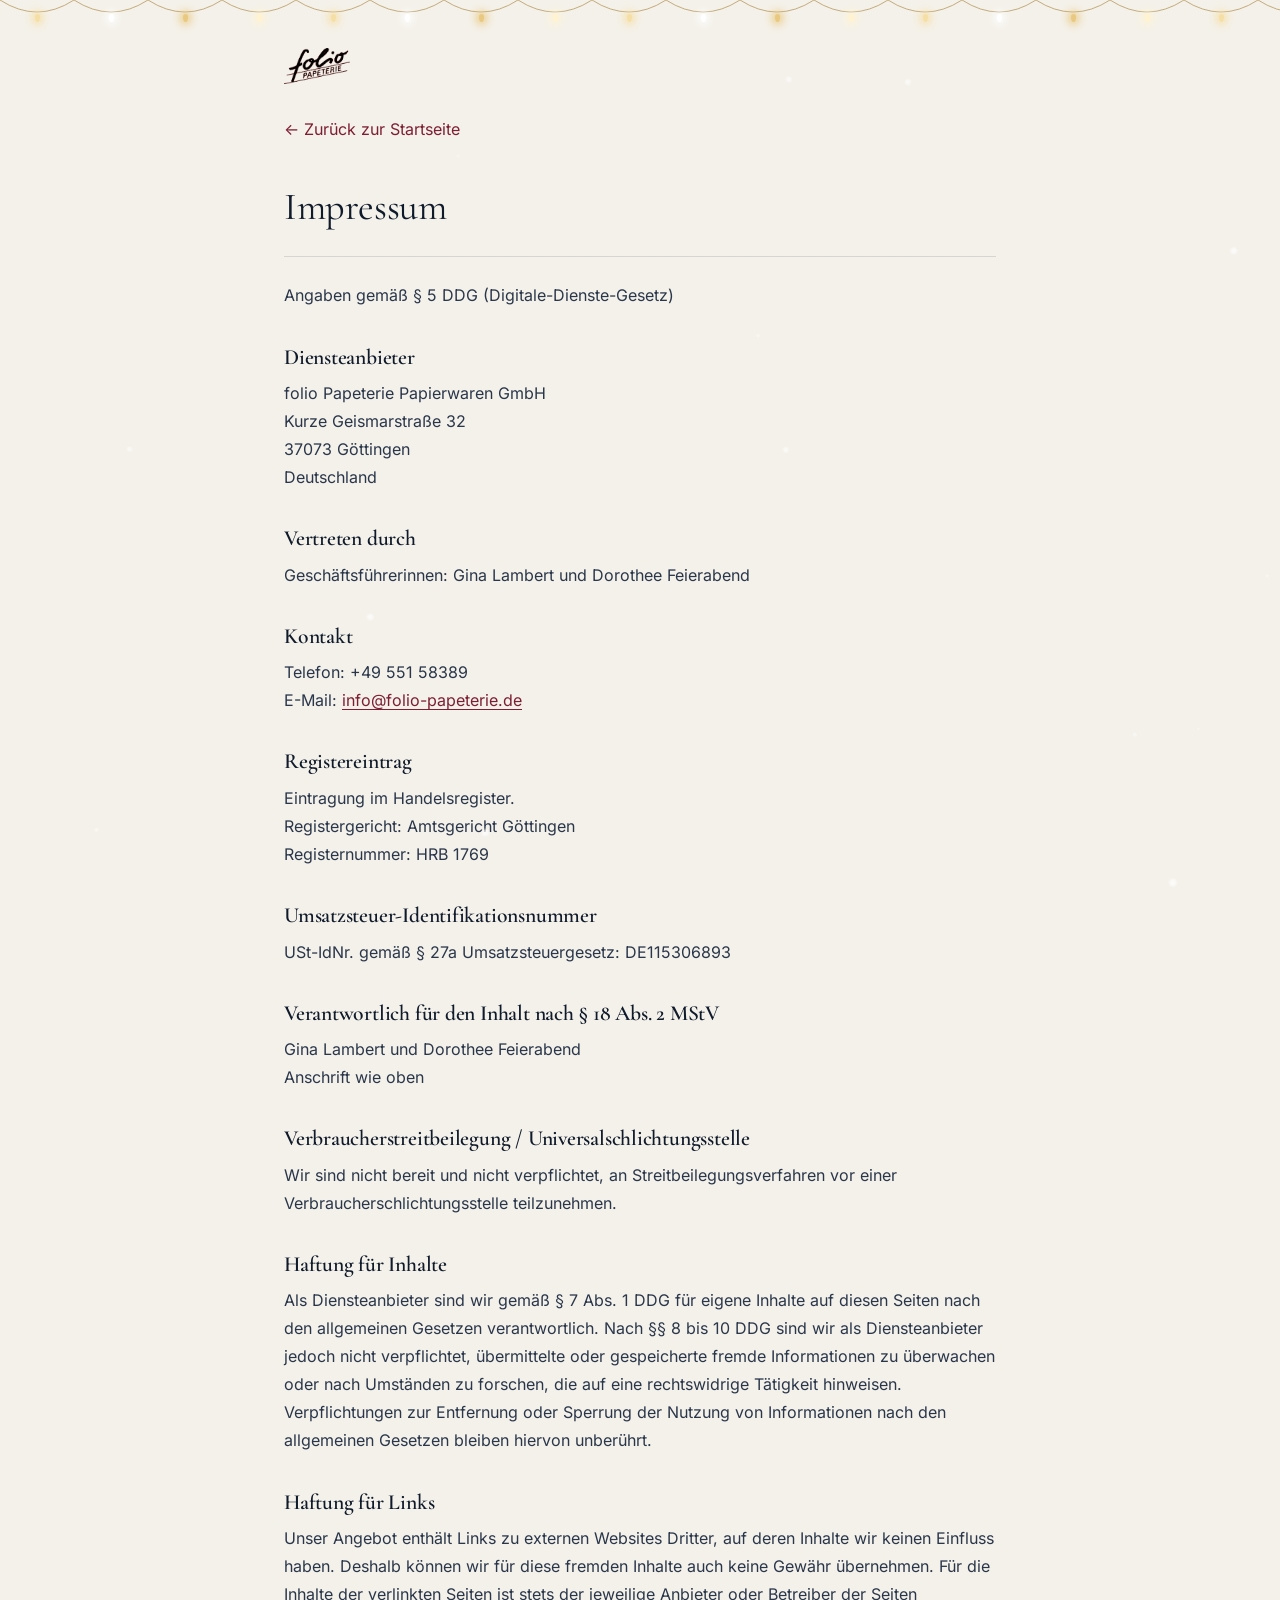
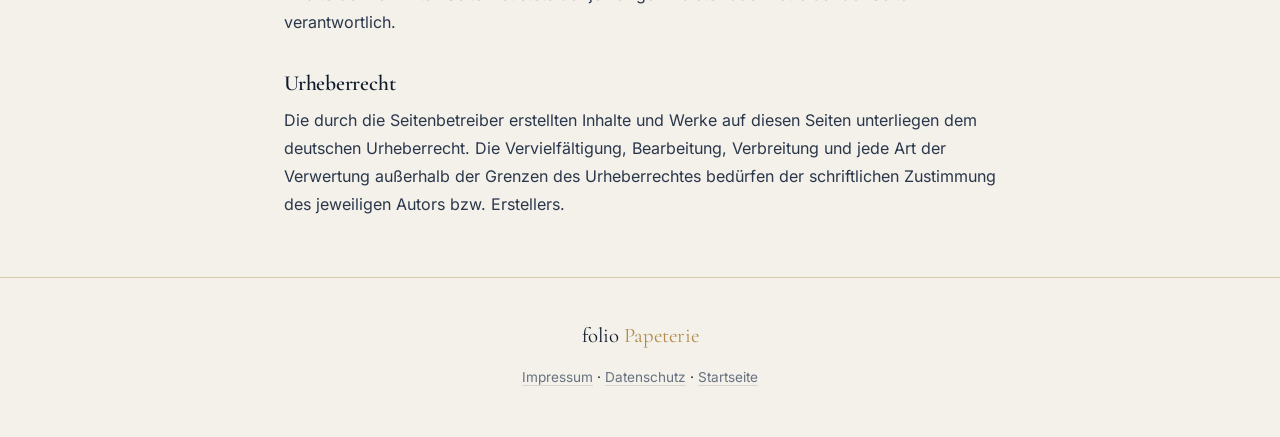
<file: impressum.html>
<!DOCTYPE html>
<html lang="de">
<head>
  <meta charset="UTF-8">
  <meta name="viewport" content="width=device-width, initial-scale=1.0">
  <title>Impressum – folio Papeterie</title>
  <meta name="robots" content="index, follow">
  <link rel="icon" href="favicon.svg" type="image/svg+xml">
  <link rel="icon" href="favicon.ico" sizes="48x48">
  <link rel="apple-touch-icon" href="apple-touch-icon.png">
  <link rel="stylesheet" href="fonts.css">
  <link rel="stylesheet" href="style.css">
  <link rel="stylesheet" href="winter.css">
</head>
<body>
  <header class="legal-head"><a href="index.html" aria-label="folio Papeterie – zur Startseite"><img src="logo.png" alt="folio Papeterie"></a></header>
  <main class="legal-page">
    <a href="index.html" class="legal-back">&larr; Zurück zur Startseite</a>
    <h1>Impressum</h1>

    <p>Angaben gemäß § 5 DDG (Digitale-Dienste-Gesetz)</p>

    <h2>Diensteanbieter</h2>
    <p>
      folio Papeterie Papierwaren GmbH<br>
      Kurze Geismarstraße 32<br>
      37073 Göttingen<br>
      Deutschland
    </p>

    <h2>Vertreten durch</h2>
    <p>Geschäftsführerinnen: Gina Lambert und Dorothee Feierabend</p>

    <h2>Kontakt</h2>
    <p>
      Telefon: +49 551 58389<br>
      E-Mail: <a href="mailto:info@folio-papeterie.de">info@folio-papeterie.de</a>
    </p>

    <h2>Registereintrag</h2>
    <p>
      Eintragung im Handelsregister.<br>
      Registergericht: Amtsgericht Göttingen<br>
      Registernummer: HRB 1769
    </p>

    <h2>Umsatzsteuer-Identifikationsnummer</h2>
    <p>USt-IdNr. gemäß § 27a Umsatzsteuergesetz: DE115306893</p>

    <h2>Verantwortlich für den Inhalt nach § 18 Abs. 2 MStV</h2>
    <p>
      Gina Lambert und Dorothee Feierabend<br>
      Anschrift wie oben
    </p>

    <h2>Verbraucherstreitbeilegung / Universalschlichtungsstelle</h2>
    <p>
      Wir sind nicht bereit und nicht verpflichtet, an Streitbeilegungsverfahren
      vor einer Verbraucherschlichtungsstelle teilzunehmen.
    </p>

    <h2>Haftung für Inhalte</h2>
    <p>
      Als Diensteanbieter sind wir gemäß § 7 Abs. 1 DDG für eigene Inhalte auf diesen
      Seiten nach den allgemeinen Gesetzen verantwortlich. Nach §§ 8 bis 10 DDG sind wir
      als Diensteanbieter jedoch nicht verpflichtet, übermittelte oder gespeicherte fremde
      Informationen zu überwachen oder nach Umständen zu forschen, die auf eine rechtswidrige
      Tätigkeit hinweisen. Verpflichtungen zur Entfernung oder Sperrung der Nutzung von
      Informationen nach den allgemeinen Gesetzen bleiben hiervon unberührt.
    </p>

    <h2>Haftung für Links</h2>
    <p>
      Unser Angebot enthält Links zu externen Websites Dritter, auf deren Inhalte wir keinen
      Einfluss haben. Deshalb können wir für diese fremden Inhalte auch keine Gewähr übernehmen.
      Für die Inhalte der verlinkten Seiten ist stets der jeweilige Anbieter oder Betreiber der
      Seiten verantwortlich.
    </p>

    <h2>Urheberrecht</h2>
    <p>
      Die durch die Seitenbetreiber erstellten Inhalte und Werke auf diesen Seiten unterliegen
      dem deutschen Urheberrecht. Die Vervielfältigung, Bearbeitung, Verbreitung und jede Art der
      Verwertung außerhalb der Grenzen des Urheberrechtes bedürfen der schriftlichen Zustimmung
      des jeweiligen Autors bzw. Erstellers.
    </p>
  </main>
  <footer class="legal-foot">
    <p class="footer-logo">folio <span>Papeterie</span></p>
    <p class="footer-legal"><a href="impressum.html">Impressum</a> &middot; <a href="datenschutz.html">Datenschutz</a> &middot; <a href="index.html">Startseite</a></p>
  </footer>
  <script src="winter.js" defer></script>
</body>
</html>
</file>
<file: fonts.css>
@font-face {
  font-family: 'Caveat';
  font-style: normal;
  font-weight: 400;
  font-display: swap;
  src: url(fonts/font_1_caveat.ttf) format('truetype');
}
@font-face {
  font-family: 'Caveat';
  font-style: normal;
  font-weight: 600;
  font-display: swap;
  src: url(fonts/font_0_caveat.ttf) format('truetype');
}
@font-face {
  font-family: 'Cormorant Garamond';
  font-style: italic;
  font-weight: 300;
  font-display: swap;
  src: url(fonts/font_3_cormorantgaramond.ttf) format('truetype');
}
@font-face {
  font-family: 'Cormorant Garamond';
  font-style: italic;
  font-weight: 400;
  font-display: swap;
  src: url(fonts/font_2_cormorantgaramond.ttf) format('truetype');
}
@font-face {
  font-family: 'Cormorant Garamond';
  font-style: normal;
  font-weight: 300;
  font-display: swap;
  src: url(fonts/font_5_cormorantgaramond.ttf) format('truetype');
}
@font-face {
  font-family: 'Cormorant Garamond';
  font-style: normal;
  font-weight: 400;
  font-display: swap;
  src: url(fonts/font_6_cormorantgaramond.ttf) format('truetype');
}
@font-face {
  font-family: 'Cormorant Garamond';
  font-style: normal;
  font-weight: 600;
  font-display: swap;
  src: url(fonts/font_4_cormorantgaramond.ttf) format('truetype');
}
@font-face {
  font-family: 'Inter';
  font-style: normal;
  font-weight: 300;
  font-display: swap;
  src: url(fonts/font_9_inter.ttf) format('truetype');
}
@font-face {
  font-family: 'Inter';
  font-style: normal;
  font-weight: 400;
  font-display: swap;
  src: url(fonts/font_8_inter.ttf) format('truetype');
}
@font-face {
  font-family: 'Inter';
  font-style: normal;
  font-weight: 500;
  font-display: swap;
  src: url(fonts/font_7_inter.ttf) format('truetype');
}
</file>
<file: style.css>
/* ── Reset & Tokens ──────────────────────────────────────────────────────── */
*, *::before, *::after { box-sizing: border-box; margin: 0; padding: 0; }

:root {
  --cream:    #f5f0e8;
  --parchment:#ede5d0;
  --ink:      #1c1710;
  --ink-soft: #3a3228;
  --muted:    #6e6252;
  --red:      #8b2020;
  --green:    #3a5c3a;
  --gold:     #c4964a;
  --border:   rgba(28,23,16,.12);

  --ff-serif: 'Cormorant Garamond', Georgia, serif;
  --ff-hand:  'Caveat', cursive;
  --ff-sans:  'Inter', system-ui, sans-serif;
}

html { scroll-behavior: smooth; }

.creator-section {
  background: var(--parchment);
  padding: 4rem 0;
}

.creator-section h2 {
  margin-bottom: 1rem;
}

.creator-section p:not(.label) {
  color: var(--ink-soft);
  max-width: 55ch;
}

.creator-section strong {
  color: var(--red);
}

body {
  background: var(--cream);
  color: var(--ink);
  font-family: var(--ff-sans);
  font-size: 16px;
  line-height: 1.7;
  overflow-x: hidden;
}

/* ── Nav ─────────────────────────────────────────────────────────────────── */
#nav {
  position: fixed; top: 0; left: 0; right: 0; z-index: 100;
  background: transparent;
  transition: background .4s, box-shadow .4s;
}
#nav.scrolled {
  background: rgba(245,240,232,.97);
  box-shadow: 0 1px 0 var(--border);
}
.nav-inner {
  max-width: 1100px; margin: 0 auto;
  padding: 1.2rem 2rem;
  display: flex; align-items: center; justify-content: space-between;
}
.logo {
  font-family: var(--ff-serif); font-size: 1.4rem; font-weight: 400;
  color: var(--ink); text-decoration: none; letter-spacing: .03em;
}
.logo span { color: var(--red); }
.nav-links { list-style: none; display: flex; gap: 2rem; }
.nav-links a {
  font-size: .8rem; letter-spacing: .12em; text-transform: uppercase;
  color: var(--ink-soft); text-decoration: none;
  transition: color .2s;
}
.nav-links a:hover { color: var(--red); }
.nav-cta {
  font-size: .78rem; letter-spacing: .1em; text-transform: uppercase;
  color: var(--cream); background: var(--red);
  padding: .45rem 1.1rem; text-decoration: none;
  transition: background .2s, transform .2s;
}
.nav-cta:hover { background: var(--ink); transform: translateY(-1px); }
.nav-cta .ico { margin-right: .3rem; }

/* ── Hero ─────────────────────────────────────────────────────────────────── */
#hero {
  position: relative;
  min-height: 100svh;
  display: flex; align-items: center; justify-content: center;
  background: var(--cream);
  overflow: hidden;
}
/* HERO LAYOUT */
#hero { display: flex; align-items: center; justify-content: center; }
#hero > .fa-watermark { display: none; }
.hero-inner {
  display: flex;
  align-items: center;
  justify-content: space-between;
  gap: 3rem;
  width: 100%;
  max-width: 1060px;
  padding: 0 2rem;
}
.hero-content {
  position: relative; z-index: 1;
  text-align: left;
  flex: 1 1 auto;
  max-width: 560px;
}
.hero-ctas { display: flex; align-items: center; gap: 1.6rem; }
.hero-link {
  color: var(--gold); text-decoration: none;
  font-size: .95rem; letter-spacing: .04em;
  border-bottom: 1px solid transparent;
  transition: border-color .2s;
}
.hero-link:hover { border-color: var(--gold); }
.hero-link .ico { font-size: .8em; margin-left: .2em; }

/* Polaroid stack */
.hero-stack {
  position: relative;
  flex: 0 0 340px;
  height: 380px;
  z-index: 1;
}
.polaroid {
  position: absolute;
  background: #f6f1e7;
  padding: 10px 10px 34px;
  box-shadow: 0 10px 30px rgba(0,0,0,.45);
  width: 240px;
}
.polaroid .ph {
  width: 100%; aspect-ratio: 4/3;
  background-size: cover; background-position: center;
}
.polaroid figcaption {
  font-family: var(--ff-hand);
  font-size: 1.05rem; color: #4a4238;
  text-align: center; margin-top: 8px;
}
.polaroid.p1 { top: 10px;  left: 70px; transform: rotate(-5deg); z-index: 3; }
.polaroid.p2 { top: 70px;  left: 10px; transform: rotate(3deg);  z-index: 2; }
.polaroid.p3 { top: 130px; left: 90px; transform: rotate(-2deg); z-index: 1; }
.polaroid { transition: transform .3s ease, z-index 0s; }
.polaroid:hover { transform: rotate(0deg) scale(1.04); z-index: 5; }
@media (max-width: 860px) { .hero-stack { display: none; } .hero-content { text-align: center; margin: 0 auto; } .hero-ctas { justify-content: center; } }
.hero-since {
  font-family: var(--ff-hand); font-size: 1.55rem;
  color: var(--gold); margin-bottom: .8rem;
  animation: fadeDown .8s ease both;
}
#hero h1 {
  font-family: var(--ff-serif); font-size: clamp(2.4rem, 5.5vw, 4.6rem);
  font-weight: 300; line-height: 1.1;
  color: var(--ink);
  animation: fadeUp 1s ease .2s both;
}
#hero h1 em {
  font-style: italic; color: var(--red);
}
.hero-sub {
  font-size: 1.05rem; color: var(--ink-soft);
  margin: 1.6rem 0 2.4rem;
  animation: fadeUp 1s ease .4s both;
}
.btn-primary {
  display: inline-block;
  padding: .8rem 2.2rem;
  background: var(--ink);
  color: var(--cream);
  text-decoration: none;
  font-size: .8rem; letter-spacing: .12em; text-transform: uppercase;
  transition: background .25s, transform .2s;
  animation: fadeUp 1s ease .6s both;
}
.btn-primary:hover { background: var(--red); transform: translateY(-2px); }

/* ── FA watermark decorations ────────────────────────────────────────────── */
.fa-watermark {
  position: absolute;
  pointer-events: none;
  color: var(--ink);
  opacity: .045;
  line-height: 1;
  z-index: 0;
  font-size: var(--wm-size, 220px);
  transform: rotate(var(--wm-rot, -15deg));
  user-select: none;
}

/* ── Inline SVG icons (self-hosted, no external requests) ─────────────────── */
.ico { width: 1em; height: 1em; fill: none; stroke: currentColor; stroke-width: 1.5; stroke-linecap: round; stroke-linejoin: round; vertical-align: -.125em; flex-shrink: 0; color: var(--gold); }
.card-icon .ico { color: var(--red); }
.info-block .ico { color: var(--gold); }
.footer-links .ico { color: var(--cream); }

/* ── Hero underlines ─────────────────────────────────────────────────────── */
.hero-underlines {
  display: block;
  width: clamp(280px, 60%, 440px);
  margin: -0.4rem auto 0;
  overflow: visible;
}

.scroll-hint {
  position: absolute; bottom: 2rem; left: 50%; transform: translateX(-50%);
}
.scroll-hint span { display: none; }

/* ── Section dividers ────────────────────────────────────────────────────── */
/* small centered ornament on each divider */

/* ── Container ───────────────────────────────────────────────────────────── */
.container { max-width: 1100px; margin: 0 auto; padding: 0 2rem; }
.container.narrow { max-width: 760px; }

/* ── Section labels ──────────────────────────────────────────────────────── */
.label {
  font-family: var(--ff-hand); font-size: 1.5rem; color: var(--gold);
  display: block; margin-bottom: .4rem;
}
h2 {
  font-family: var(--ff-serif); font-size: clamp(2rem, 4vw, 3.2rem);
  font-weight: 300; line-height: 1.15; color: var(--ink);
  margin-bottom: 3rem;
}

/* ── Sortiment ───────────────────────────────────────────────────────────── */
#sortiment { background: var(--parchment); padding: 5rem 0 6rem; }

.cards {
  display: grid;
  grid-template-columns: repeat(6, 1fr);
  gap: 1.5rem;
}
.card {
  background: var(--cream);
  padding: 2rem;
  border: 1px solid var(--border);
  transition: transform .3s, box-shadow .3s;
  position: relative;
  display: flex; flex-direction: column;
}
.card::before {
  content: '';
  position: absolute; top: 0; left: 0; right: 0; height: 3px;
  background: var(--red);
  transform: scaleX(0); transform-origin: left;
  transition: transform .3s;
}
.card:hover { transform: translateY(-6px); box-shadow: 0 12px 40px rgba(28,23,16,.1); }
.card:hover::before { transform: scaleX(1); }

.card-icon {
  font-size: 1.6rem; margin-bottom: 1.2rem;
  color: var(--red); opacity: .75;
  transition: opacity .3s, transform .3s;
}
.card:hover .card-icon { opacity: 1; transform: scale(1.1); }
.card h3 {
  font-family: var(--ff-serif); font-size: 1.35rem; font-weight: 600;
  margin-bottom: .5rem; color: var(--ink); letter-spacing: .01em;
}
.card p { font-size: 1rem; color: var(--ink-soft); margin-bottom: 1rem; }
.brands {
  font-family: var(--ff-hand); font-size: 1.1rem; color: var(--gold);
  margin-top: auto; padding-top: .5rem;
  border-top: 1px solid var(--border);
}

/* ── Philosophie ─────────────────────────────────────────────────────────── */
#philosophie { background: var(--cream); padding: 6rem 0; }

blockquote {
  border-left: 3px solid var(--gold);
  padding: 2.5rem 3rem;
  background: var(--parchment);
  position: relative;
  box-shadow: 4px 8px 32px rgba(28,23,16,.06);
}
blockquote::before {
  content: '\201C';
  font-family: var(--ff-serif); font-size: 8rem; color: var(--gold);
  opacity: .2; line-height: 0;
  position: absolute; top: 2rem; left: 1rem;
  pointer-events: none;
}
blockquote p {
  font-family: var(--ff-serif); font-size: 1.2rem; font-style: italic;
  line-height: 1.8; color: var(--ink-soft);
  margin-bottom: 1rem;
}
blockquote p:last-of-type { margin-bottom: 1.5rem; }
blockquote footer {
  font-size: .95rem; letter-spacing: .06em;
  color: var(--muted); text-transform: uppercase;
  font-family: var(--ff-sans); font-style: normal;
}

/* ── Map embed ───────────────────────────────────────────────────────────── */
.map-embed {
  position: relative;
  border: 1px solid rgba(196,150,74,.2);
  overflow: hidden;
  box-shadow: 0 12px 50px rgba(0,0,0,.4), 0 0 0 4px rgba(196,150,74,.06);
}
.map-embed iframe {
  display: block;
  width: 480px; height: 420px;
  border: none;
  filter: sepia(.25) contrast(1.05);
}
.map-fullscreen {
  display: flex; align-items: center; gap: .5rem;
  position: absolute; bottom: 0; left: 0; right: 0;
  background: rgba(28,23,16,.85);
  color: var(--gold); text-decoration: none;
  font-size: .85rem; letter-spacing: .09em; text-transform: uppercase;
  padding: .7rem 1rem;
  transition: background .2s;
}
.map-fullscreen:hover { background: rgba(139,32,32,.9); color: var(--cream); }

/* ── Besuch ──────────────────────────────────────────────────────────────── */
#besuch { background: var(--ink); padding: 5rem 0 6rem; }
#besuch .label { color: var(--gold); }
#besuch h2 { color: var(--cream); }

.besuch-grid {
  display: grid;
  grid-template-columns: 1fr 1fr;
  gap: 3rem; align-items: start;
}
.besuch-info { display: flex; flex-direction: column; gap: 2.5rem; }
.info-block h4 {
  font-family: var(--ff-hand); font-size: 1.4rem; color: var(--gold);
  margin-bottom: .6rem; display: flex; align-items: center; gap: .5rem;
}
.info-block h4 .ico { font-size: .85em; opacity: .8; }
.info-block p { color: rgba(245,240,232,.8); font-size: 1.05rem; line-height: 1.8; }
.info-block em { font-style: italic; font-size: .95rem; opacity: .7; }
.info-block a { color: var(--cream); text-decoration: underline; text-underline-offset: 3px; }
.info-block a:hover { color: var(--gold); }

.map-link {
  display: inline-block; margin-top: .6rem;
  font-size: .85rem; letter-spacing: .09em; text-transform: uppercase;
  color: var(--gold) !important;
  text-decoration: none !important;
  border-bottom: 1px solid rgba(196,150,74,.4);
  padding-bottom: 2px;
  transition: border-color .2s;
}
.map-link:hover { border-color: var(--gold); }

.hours { border-collapse: collapse; font-size: 1rem; width: 100%; }
.hours td { padding: .4rem 1.5rem .4rem 0; color: rgba(245,240,232,.8); }
.hours td:last-child { text-align: right; padding-right: 0; font-variant-numeric: tabular-nums; }
.hours tr:not(.closed):first-child td { color: var(--cream); font-weight: 500; }
.hours tr.closed td { color: rgba(245,240,232,.3); font-style: italic; }



/* ── Footer ──────────────────────────────────────────────────────────────── */
footer {
  background: var(--ink); border-top: 1px solid rgba(196,150,74,.15);
  padding: 3rem 0; text-align: center;
}
.footer-logo {
  font-family: var(--ff-serif); font-size: 1.5rem; color: var(--cream);
  margin-bottom: .2rem;
}
.footer-logo span { color: var(--red); }
.footer-links {
  display: flex; justify-content: center; gap: 1.4rem;
  margin: .8rem 0 1rem;
}
.footer-links a {
  color: rgba(245,240,232,.35);
  font-size: 1.1rem;
  transition: color .2s, transform .2s;
}
.footer-links a:hover { color: var(--gold); transform: translateY(-2px); }
.footer-imp {
  font-size: .75rem; color: rgba(245,240,232,.3);
  line-height: 1.8;
}

/* ── Reveal animations ───────────────────────────────────────────────────── */
.reveal {
  opacity: 0; transform: translateY(28px);
  transition: opacity .7s ease, transform .7s ease;
}
.reveal.visible {
  opacity: 1; transform: translateY(0);
}

@keyframes fadeUp {
  from { opacity: 0; transform: translateY(24px); }
  to   { opacity: 1; transform: translateY(0); }
}
@keyframes fadeDown {
  from { opacity: 0; transform: translateY(-16px); }
  to   { opacity: 1; transform: translateY(0); }
}

/* ── Responsive ──────────────────────────────────────────────────────────── */
@media (max-width: 860px) {
  .nav-links { display: none; }
  .besuch-grid { grid-template-columns: 1fr; }
  .map-embed iframe { width: 100%; height: 300px; }
  .map-embed { width: 100%; }
}

@media (prefers-reduced-motion: reduce) {
  *, *::before, *::after { animation: none !important; transition: none !important; }
  .reveal { opacity: 1; transform: none; }
}

/* GALERIE */
.gal-img { width:100%;height:auto;display:block;margin-bottom:1rem;break-inside:avoid;cursor:zoom-in;border-radius:2px;transition:opacity .2s; }
.gal-img:hover { opacity:.85; }

/* hand-drawn underline */
.hand-underline { position: relative; display: inline-block; }
.hand-underline svg { position: absolute; left: 0; bottom: -.12em; width: 100%; height: .18em; }

/* ── Classic-modern polish ── */
section { padding: 6.5rem 0; }
section#hero { padding: 2rem 0; }
.section-title, h2 { letter-spacing: -.01em; }

/* thin double rule between sections, like fine book layout */
section + section { border-top: 1px solid var(--border); }

/* eyebrow labels */
.section-label, .eyebrow {
  font-size: .75rem; letter-spacing: .22em; text-transform: uppercase;
  color: var(--gold);
}

/* cards: flat, bordered, generous whitespace */
.card, .sortiment-card {
  background: #faf7f0;
  border: 1px solid var(--border);
  border-radius: 0;
  padding: 2.2rem;
  box-shadow: none;
  transition: border-color .25s, transform .25s;
}
.card:hover, .sortiment-card:hover {
  border-color: var(--gold);
  transform: translateY(-3px);
}

/* quote block: classic centered with big serif */
blockquote {
  max-width: 720px; margin: 0 auto;
  font-family: var(--ff-serif);
  font-size: 1.5rem; line-height: 1.55;
  font-style: italic; color: var(--ink-soft);
  text-align: center;
}

/* buttons: sharp, uppercase, confident */
.btn-primary {
  border-radius: 0;
  letter-spacing: .12em;
}

/* gallery images: consistent frame */
.gal-img {
  border: 1px solid var(--border);
  border-radius: 0;
  padding: 6px;
  background: #faf7f0;
}

/* footer */
footer { border-top: 1px solid var(--border); padding: 3rem 0; }

/* 3+2 layout: each card spans 2 of 6 cols, last two centered */
.card { grid-column: span 2; }
.card:nth-child(4) { grid-column: 2 / span 2; }
.card:nth-child(5) { grid-column: 4 / span 2; }
@media (max-width: 800px) {
  .cards { grid-template-columns: 1fr; }
  .card, .card:nth-child(4), .card:nth-child(5) { grid-column: auto; }
}

/* ── Legal: map consent, privacy banner, legal pages ─────────────────────── */
.footer-legal { margin-top: .8rem; font-size: .85rem; }
.footer-legal a { color: var(--muted); text-decoration: none; border-bottom: 1px solid var(--border); }
.footer-legal a:hover { color: var(--gold); }

.map-consent {
  display: flex; flex-direction: column; align-items: center; justify-content: center;
  gap: .8rem; text-align: center; padding: 2rem 1.5rem;
  background: var(--parchment); color: var(--ink-soft);
  border: 1px solid var(--border); border-radius: 10px; min-height: 260px;
}
.map-consent .ico { font-size: 2rem; color: var(--gold); }
.map-consent p { max-width: 46ch; font-size: .95rem; }
.map-consent small a { color: var(--muted); }
.map-consent-btn {
  font-family: var(--ff-sans); font-size: .95rem; font-weight: 500;
  padding: .6rem 1.4rem; border: none; border-radius: 6px; cursor: pointer;
  background: var(--green); color: var(--cream); transition: background .25s;
}
.map-consent-btn:hover { background: var(--ink); }

.privacy-banner {
  position: fixed; bottom: 1rem; left: 1rem; right: 1rem; z-index: 200;
  max-width: 680px; margin: 0 auto;
  background: rgba(28,23,16,.96); color: var(--cream);
  padding: 1rem 1.2rem; border-radius: 10px;
  display: flex; flex-wrap: wrap; align-items: center; gap: .8rem;
  font-size: .88rem; box-shadow: 0 8px 30px rgba(0,0,0,.3);
}
.privacy-banner a { color: var(--gold); }
.privacy-banner button {
  margin-left: auto; font-family: var(--ff-sans); font-weight: 500;
  padding: .45rem 1.1rem; border: none; border-radius: 6px; cursor: pointer;
  background: var(--gold); color: var(--ink);
}

/* Legal document pages */
.legal-page {
  max-width: 760px; margin: 0 auto; padding: 7rem 1.5rem 4rem;
}
.legal-page h1 { font-family: var(--ff-serif); font-size: 2.4rem; margin-bottom: 1.5rem; color: var(--ink); }
.legal-page h2 { font-family: var(--ff-serif); font-size: 1.5rem; margin: 2rem 0 .6rem; color: var(--red); }
.legal-page h3 { font-size: 1.05rem; margin: 1.2rem 0 .4rem; }
.legal-page p, .legal-page li { color: var(--ink-soft); margin-bottom: .7rem; }
.legal-page ul { padding-left: 1.3rem; margin-bottom: .7rem; }
.legal-page a { color: var(--red); }
.legal-back { display: inline-block; margin-bottom: 2rem; color: var(--muted); text-decoration: none; }
.legal-back:hover { color: var(--gold); }

/* ═══ Rework: refined layout, mobile nav, gallery, lightbox ═════════════════ */
:focus-visible { outline: 2px solid var(--gold); outline-offset: 3px; }
::selection { background: var(--gold); color: var(--ink); }
img { max-width: 100%; }

#sortiment, #galerie, #besuch { position: relative; overflow: hidden; }
#galerie { background: var(--cream); }
#galerie .container { padding-top: 2rem; padding-bottom: 2rem; }

/* Nav */
.logo img { height: 36px; width: auto; display: block; }
.nav-links a { position: relative; padding: .3rem 0; }
.nav-links a::after {
  content: ""; position: absolute; left: 0; right: 0; bottom: 0; height: 1px;
  background: var(--gold); transform: scaleX(0); transform-origin: left; transition: transform .3s;
}
.nav-links a:hover::after { transform: scaleX(1); }
.nav-toggle { display: none; }

/* Headings & rhythm */
h2 { margin-bottom: 2.4rem; }
.label { letter-spacing: .02em; }
.hero-sub { max-width: 46ch; line-height: 1.75; }
#hero h1 { text-wrap: balance; }
#sortiment { padding: 6rem 0 7rem; }
.card { transition: border-color .3s, transform .3s, box-shadow .3s; }
.card:hover { box-shadow: 0 16px 40px rgba(28,23,16,.08); }
.card p { line-height: 1.7; }

/* Gallery */
.masonry { columns: 3; column-gap: 1rem; }
.gal-img { transition: opacity .25s, transform .4s; }
.gal-img:hover { opacity: .9; }
@media (max-width: 900px) { .masonry { columns: 2; } }

/* Lightbox */
.lightbox {
  position: fixed; inset: 0; z-index: 999; cursor: zoom-out;
  background: rgba(10,10,12,.94);
  display: flex; align-items: center; justify-content: center;
}
.lightbox[hidden] { display: none; }
.lightbox img { max-width: min(88vw, 1400px); max-height: 88vh; object-fit: contain; cursor: default;  }
.lb-btn {
  position: absolute; background: none; border: 0; color: #fff; cursor: pointer;
  font-size: 2rem; line-height: 1; padding: 1rem; opacity: .75; transition: opacity .2s;
}
.lb-btn:hover { opacity: 1; }
.lb-prev { left: .5rem; } .lb-next { right: .5rem; }
.lb-close { top: .5rem; right: .5rem; font-size: 2.6rem; }
.lb-count {
  position: absolute; bottom: 1.2rem; left: 50%; transform: translateX(-50%);
  color: rgba(255,255,255,.75); font-size: .85rem; letter-spacing: .15em;
}

/* Besuch */
.map-embed { width: 100%; max-width: 480px; justify-self: end; }
.map-embed iframe { width: 100%; }

/* Mobile */
@media (max-width: 860px) {
  .nav-inner { padding: .9rem 1.25rem; gap: .75rem; }
  .nav-cta { margin-left: auto; }
  .nav-toggle {
    display: flex; flex-direction: column; justify-content: center; gap: 6px;
    width: 40px; height: 40px; padding: 0 9px; background: none; border: 0; cursor: pointer;
  }
  .nav-toggle span { display: block; height: 1.5px; background: var(--ink); transition: transform .3s; }
  #nav.menu-open .nav-toggle span:first-child { transform: translateY(3.75px) rotate(45deg); }
  #nav.menu-open .nav-toggle span:last-child  { transform: translateY(-3.75px) rotate(-45deg); }
  .nav-links {
    display: flex; flex-direction: column; gap: 0;
    position: absolute; top: 100%; left: 0; right: 0;
    background: var(--cream); border-bottom: 1px solid var(--border);
    max-height: 0; overflow: hidden; visibility: hidden;
    transition: max-height .35s ease, visibility 0s .35s;
  }
  #nav.menu-open { background: var(--cream); }
  #nav.menu-open .nav-links { max-height: 240px; visibility: visible; transition: max-height .35s ease; }
  .nav-links li a { display: block; padding: 1rem 1.25rem; }
  .nav-links a::after { display: none; }
  .container { padding: 0 1.25rem; }
  section { padding: 4.5rem 0; }
  #sortiment { padding: 4rem 0 4.5rem; }
  .hero-inner { padding: 0 1.25rem; }
  .hero-ctas { flex-wrap: wrap; }
  .map-embed { justify-self: stretch; max-width: none; }
  blockquote { font-size: 1.25rem; padding: 2rem 1.5rem; }
}
@media (max-width: 560px) { .masonry { columns: 1; } .lb-prev, .lb-next { padding: .6rem; } }
.map-consent { margin-bottom: 2.9rem; border-radius: 0; }

/* Legal pages: header, footer, readable measure */
.legal-head { max-width: 760px; margin: 0 auto; padding: 3rem 1.5rem 0; }
.legal-head img { height: 36px; width: auto; display: block; }
.legal-page { padding-top: 2rem; padding-bottom: 3rem; }
.legal-page h1 { font-weight: 400; letter-spacing: -.01em; padding-bottom: 1rem; border-bottom: 1px solid var(--border); }
.legal-page h2 { color: var(--ink); font-size: 1.35rem; font-weight: 600; margin: 2.2rem 0 .6rem; }
.legal-page p, .legal-page li { line-height: 1.75; overflow-wrap: anywhere; }
.legal-page a { text-underline-offset: 3px; }
.legal-foot { text-align: center; padding: 2.5rem 1.5rem 3rem; border-top: 1px solid var(--border); background: transparent; }
.legal-foot .footer-logo { color: var(--ink); font-size: 1.3rem; }
.legal-foot .footer-logo span { color: var(--red); }
@media (max-width: 560px) { .legal-page h1 { font-size: 1.9rem; } }

/* About-this-website: quiet two-column colophon */
.creator-section { padding: 5.5rem 0; }
.creator-grid {
  display: grid; grid-template-columns: minmax(0, 1.35fr) minmax(0, 1fr);
  gap: 4.5rem; align-items: end;
}
.creator-section h2 { margin-bottom: 1.6rem; }
.creator-text p:not(.label) { color: var(--ink-soft); max-width: 54ch; margin-bottom: 1.1rem; line-height: 1.75; }
.creator-section strong { color: var(--ink); font-weight: 500; }
.creator-text .map-link { margin-top: .4rem; }
.creator-facts { border-top: 1px solid var(--border); margin: 0; }
.creator-facts > div {
  display: flex; justify-content: space-between; align-items: baseline; gap: 1.5rem;
  padding: .85rem 0; border-bottom: 1px solid var(--border);
}
.creator-facts dt {
  font-size: .72rem; letter-spacing: .16em; text-transform: uppercase; color: var(--muted);
}
.creator-facts dd {
  font-family: var(--ff-serif); font-size: 1.15rem; color: var(--ink); text-align: right;
}
@media (max-width: 860px) {
  .creator-section { padding: 4rem 0; }
  .creator-grid { grid-template-columns: 1fr; gap: 2.2rem; }
}

/* Gallery: curated grid that always ends flush (replaces the column masonry) */
.masonry {
  columns: auto; display: grid; gap: 1rem;
  grid-template-columns: repeat(3, minmax(0, 1fr));
  grid-auto-rows: clamp(11rem, 19vw, 15.5rem);
  grid-auto-flow: dense;
}
.masonry .gal-img {
  width: 100%; height: 100%; margin: 0; object-fit: cover; object-position: center;
}
/* Desktop:  [1 1 2] [1 1 2] [3 4 5] [6 7 7] [6 8 8]
   1 entrance feature · 2 paper rack, 6 table from above tall · 7 inks, 8 counter wide */
.masonry .gal-img:nth-child(1) { grid-column: span 2; grid-row: span 2; }
.masonry .gal-img:nth-child(2),
.masonry .gal-img:nth-child(6) { grid-row: span 2; }
.masonry .gal-img:nth-child(7),
.masonry .gal-img:nth-child(8) { grid-column: span 2; }
.masonry .gal-img:nth-child(8) { object-position: center 60%; }
@media (max-width: 900px) {
  /* Tablet: [1 1] [2 3] [2 4] [5 6] [7 6] [8 8] */
  .masonry { columns: auto; grid-template-columns: repeat(2, minmax(0, 1fr)); grid-auto-rows: 12rem; }
  .masonry .gal-img:nth-child(1) { grid-row: span 1; }
  .masonry .gal-img:nth-child(7) { grid-column: span 1; }
}
@media (max-width: 560px) {
  .masonry { columns: auto; grid-template-columns: 1fr; grid-auto-rows: auto; }
  .masonry .gal-img,
  .masonry .gal-img:nth-child(n) { grid-column: auto; grid-row: auto; height: auto; aspect-ratio: 4 / 3; }
  .masonry .gal-img:nth-child(2),
  .masonry .gal-img:nth-child(6) { aspect-ratio: 3 / 4; }
}
</file>
<file: winter.css>
/* ── Winter theme · "Winterlicher Salon" ─────────────────────────────────────
   Opt-in seasonal layer. Active only when <html data-theme="winter"> is set
   (winter.js does this automatically 29 Oct – 6 Jan, or via ?theme=winter).
   Palette: ivory paper, deep midnight navy, champagne gold, a single
   burgundy accent. Everything is scoped; removing the <link> restores the
   normal look.
   ─────────────────────────────────────────────────────────────────────────── */

html[data-theme="winter"] {
  --cream:    #f4f1ea;   /* ivory */
  --parchment:#e9e6df;   /* frosted linen */
  --ink:      #0f1a2b;   /* midnight navy */
  --ink-soft: #2a374b;
  --muted:    #67717f;
  --red:      #7d1f33;   /* burgundy */
  --green:    #26433a;   /* deep fir */
  --gold:     #b08d4c;   /* champagne gold */
  --border:   rgba(15,26,43,.13);
  --snow:     #ffffff;
  --navy-2:   #16243a;
}

html[data-theme="winter"] body { background: var(--cream); }

/* Nav: frosted ivory, gold hairline */
html[data-theme="winter"] #nav.scrolled {
  background: rgba(244,241,234,.9);
  box-shadow: 0 1px 0 rgba(176,141,76,.35);
}
html[data-theme="winter"] .nav-cta { background: var(--ink); color: var(--cream); }
html[data-theme="winter"] .nav-cta:hover { background: var(--gold); color: var(--ink); }

/* Hero: moonlit ivory with a faint champagne glow */
html[data-theme="winter"] #hero {
  background:
    radial-gradient(ellipse 60% 50% at 78% 38%, rgba(176,141,76,.14), transparent 70%),
    linear-gradient(180deg, #e6e9ee 0%, var(--cream) 70%);
}
html[data-theme="winter"] #hero h1 { font-weight: 300; letter-spacing: -.015em; }
html[data-theme="winter"] #hero h1 em { color: var(--red); }
html[data-theme="winter"] .hero-since {
  font-family: var(--ff-serif); font-style: italic; font-size: 1.2rem;
  letter-spacing: .14em; color: var(--gold);
}
html[data-theme="winter"] .btn-primary { background: var(--ink); }
html[data-theme="winter"] .btn-primary:hover { background: var(--gold); color: var(--ink); }
html[data-theme="winter"] .hero-link { color: var(--ink-soft); border-bottom-color: rgba(176,141,76,.5); }
html[data-theme="winter"] .hero-link:hover { color: var(--gold); border-color: var(--gold); }

/* Polaroids → gallery-style framed prints with a gold keyline */
html[data-theme="winter"] .polaroid {
  background: #fbfaf6;
  box-shadow: 0 18px 40px rgba(15,26,43,.28), 0 0 0 1px rgba(176,141,76,.35);
}
html[data-theme="winter"] .polaroid figcaption {
  font-family: var(--ff-serif); font-style: italic; font-size: 1rem; color: var(--ink-soft);
}

/* Section labels: small caps instead of handwriting */
html[data-theme="winter"] .label,
html[data-theme="winter"] .brands,
html[data-theme="winter"] .info-block h4 {
  font-family: var(--ff-serif); font-style: italic; letter-spacing: .08em; color: var(--gold);
}
html[data-theme="winter"] .label { font-size: 1.15rem; }

/* Cards: ivory with a gold keyline that appears on hover */
html[data-theme="winter"] .card,
html[data-theme="winter"] .sortiment-card { background: #faf8f3; }
html[data-theme="winter"] .card::before { background: var(--gold); height: 2px; }
html[data-theme="winter"] .card:hover { box-shadow: 0 18px 44px rgba(15,26,43,.1); border-color: var(--gold); }
html[data-theme="winter"] .card-icon .ico { color: var(--gold); }

html[data-theme="winter"] blockquote { background: transparent; border-left: 0; box-shadow: none; }
html[data-theme="winter"] .gal-img,
html[data-theme="winter"] .gal-item { background: #faf8f3; }

/* Besuch + footer: midnight navy, ivory type, gold detail */
html[data-theme="winter"] #besuch,
html[data-theme="winter"] footer {
  background: linear-gradient(180deg, var(--navy-2), var(--ink));
  border-top: 1px solid rgba(176,141,76,.4);
}
html[data-theme="winter"] #besuch .label,
html[data-theme="winter"] .info-block h4 { color: #d6b877; }
html[data-theme="winter"] .info-block p,
html[data-theme="winter"] .hours td { color: rgba(244,241,234,.82); }
html[data-theme="winter"] .hours tr.closed td { color: rgba(244,241,234,.38); }
html[data-theme="winter"] .footer-links a { color: rgba(244,241,234,.5); }
html[data-theme="winter"] .footer-links a:hover { color: #d6b877; }
html[data-theme="winter"] .footer-imp { color: rgba(244,241,234,.45); }
html[data-theme="winter"] .footer-legal a { color: rgba(244,241,234,.55); border-color: rgba(244,241,234,.2); }
html[data-theme="winter"] .footer-logo span { color: #d6b877; }
html[data-theme="winter"] .map-embed { border-color: rgba(176,141,76,.4); }
html[data-theme="winter"] .map-consent-btn { background: var(--gold); color: var(--ink); }
html[data-theme="winter"] .map-consent-btn:hover { background: var(--cream); }

/* Gold ornament above every section label's heading */
html[data-theme="winter"] section:not(#hero) h2::before {
  content: "✦"; display: block; font-size: .9rem; color: var(--gold);
  letter-spacing: 0; margin-bottom: .9rem; opacity: .9;
}
html[data-theme="winter"] .container.narrow h2::before,
html[data-theme="winter"] .creator-section h2::before { content: none; }

/* Snowfall canvas (created by winter.js) */
#winter-snow {
  position: fixed; inset: 0; width: 100%; height: 100%;
  pointer-events: none; z-index: 150;
}

/* ── Fairy-light garland under the nav (built by winter.js) ────────────────── */
#winter-lights {
  position: absolute; left: 0; right: 0; top: 100%; height: 40px;
  pointer-events: none; overflow: hidden; z-index: 1;
}
#winter-lights.is-fixed { position: fixed; top: 0; z-index: 200; }
#winter-lights svg { position: absolute; left: 0; top: 0; width: 100%; height: 30px; }
#winter-lights path { fill: none; stroke: #b08d4c; stroke-width: 1; opacity: .7; }
#winter-lights .bulb {
  position: absolute; width: 5px; height: 8px; margin-left: -2.5px;
  border-radius: 50% 50% 50% 50% / 38% 38% 62% 62%;
  background: var(--c);
  box-shadow: 0 0 9px 3px var(--c);
  will-change: opacity;
  animation: winter-glow 3.6s ease-in-out infinite;
  animation-delay: var(--d, 0s);
}
@keyframes winter-glow { 0%, 100% { opacity: .55; } 50% { opacity: 1; } }

@media (prefers-reduced-motion: reduce) {
  #winter-lights .bulb { animation: none; opacity: 1; }
}
.winter-calm #winter-lights .bulb { animation: none; opacity: 1; will-change: auto; }
@media (prefers-reduced-motion: reduce) {
  .winter-greet { animation: none; }
}

/* ── Everywhere a little Christmas ─────────────────────────────────────────── */
html[data-theme="winter"] .winter-greet {
  font-family: var(--ff-serif); font-style: italic; font-size: 1.1rem;
  color: var(--red); margin: -.4rem 0 .9rem; letter-spacing: .03em;
}
html[data-theme="winter"] .winter-greet::before,
html[data-theme="winter"] .winter-greet::after { content: "✦"; color: var(--gold); font-size: .7em; margin: 0 .6em; vertical-align: .15em; }
html[data-theme="winter"] .winter-greet--foot { color: #d6b877; margin: 0 0 .4rem; }

/* Icons: gold with a burgundy/fir accent on hover */
html[data-theme="winter"] .ico { color: var(--gold); }
html[data-theme="winter"] .card-icon .ico { color: var(--red); }
html[data-theme="winter"] .card:nth-child(even) .card-icon .ico { color: var(--green); }
html[data-theme="winter"] #besuch .ico,
html[data-theme="winter"] .footer-links .ico { color: #d6b877; }

/* Holly sprig on a fading gold rule, set on the line between sections */
html[data-theme="winter"] section + section,
html[data-theme="winter"] #sortiment,
html[data-theme="winter"] #galerie { position: relative; overflow: visible; border-top-color: transparent; }
html[data-theme="winter"] section + section::before {
  content: ""; position: absolute; z-index: 2; top: 0; left: 50%;
  width: min(300px, 70vw); aspect-ratio: 240 / 26; transform: translate(-50%, -50%);
  background: url("data:image/svg+xml,%3Csvg xmlns='http://www.w3.org/2000/svg' viewBox='0 0 240 26'%3E %3Cdefs%3E%3ClinearGradient id='l' gradientUnits='userSpaceOnUse' x1='0' y1='0' x2='84' y2='0'%3E%3Cstop offset='0' stop-color='%23b08d4c' stop-opacity='0'/%3E%3Cstop offset='1' stop-color='%23b08d4c' stop-opacity='.85'/%3E%3C/linearGradient%3E %3ClinearGradient id='r' gradientUnits='userSpaceOnUse' x1='240' y1='0' x2='156' y2='0'%3E%3Cstop offset='0' stop-color='%23b08d4c' stop-opacity='0'/%3E%3Cstop offset='1' stop-color='%23b08d4c' stop-opacity='.85'/%3E%3C/linearGradient%3E%3C/defs%3E %3Cpath d='M0 13.5H84' stroke='url(%23l)' stroke-width='.8'/%3E%3Cpath d='M156 13.5H240' stroke='url(%23r)' stroke-width='.8'/%3E %3Cpath d='M117.0,13.0 Q114.0,14.0 110.6,16.6 Q108.4,13.9 105.0,16.7 Q103.0,12.8 99.9,14.3 Q97.8,10.5 95.2,9.9 L94.2,8.2 Q98.5,7.5 101.9,4.8 Q104.1,7.5 107.5,4.7 Q109.5,8.6 112.6,7.1 Q114.6,10.9 117.3,11.5 Z' fill='%2326433a'/%3E%3Cpath d='M123.0,13.0 Q125.4,10.9 127.4,7.1 Q130.5,8.6 132.5,4.7 Q135.9,7.5 138.1,4.8 Q141.5,7.5 144.2,6.9 L145.8,8.2 Q142.2,10.5 140.1,14.3 Q137.0,12.8 135.0,16.7 Q131.6,13.9 129.4,16.6 Q126.0,14.0 123.3,14.5 Z' fill='%232f5246'/%3E %3Cpath d='M116.0,12.8 L97.2,8.8 M124.0,12.8 L142.8,8.8' stroke='%235d7d6f' stroke-width='.6' fill='none' stroke-linecap='round'/%3E %3Ccircle cx='116.6' cy='10.6' r='2.7' fill='%237d1f33'/%3E%3Ccircle cx='122.4' cy='10' r='2.5' fill='%238d2a3e'/%3E%3Ccircle cx='119.6' cy='14.6' r='2.7' fill='%23741b2e'/%3E %3Ccircle cx='115.9' cy='9.8' r='.7' fill='%23fff' fill-opacity='.55'/%3E%3Ccircle cx='121.8' cy='9.2' r='.65' fill='%23fff' fill-opacity='.55'/%3E%3Ccircle cx='118.9' cy='13.8' r='.7' fill='%23fff' fill-opacity='.5'/%3E %3C/svg%3E") center / contain no-repeat;
}
html[data-theme="winter"] #hero + section::before { display: none; }
html[data-theme="winter"] #besuch::before,
html[data-theme="winter"] .creator-section::before { display: none; }

/* Satin bookmark ribbons on the cards (tucked under the snow cap) */
html[data-theme="winter"] .card::after {
  content: ""; position: absolute; top: -3px; right: 1.5rem; width: 15px; height: 45px;
  background: url("data:image/svg+xml,%3Csvg xmlns='http://www.w3.org/2000/svg' viewBox='0 0 18 54'%3E %3Cdefs%3E%3ClinearGradient id='s' x1='0' x2='1'%3E %3Cstop offset='0' stop-color='%234e1020'/%3E%3Cstop offset='.18' stop-color='%237d1f33'/%3E%3Cstop offset='.42' stop-color='%23b04a63'/%3E %3Cstop offset='.55' stop-color='%237d1f33'/%3E%3Cstop offset='.85' stop-color='%237d1f33'/%3E%3Cstop offset='1' stop-color='%234e1020'/%3E%3C/linearGradient%3E %3ClinearGradient id='f' x1='0' y1='0' x2='0' y2='1'%3E%3Cstop offset='0' stop-color='%23000' stop-opacity='.28'/%3E%3Cstop offset='.16' stop-color='%23000' stop-opacity='0'/%3E %3Cstop offset='.82' stop-color='%23000' stop-opacity='0'/%3E%3Cstop offset='1' stop-color='%23000' stop-opacity='.18'/%3E%3C/linearGradient%3E%3C/defs%3E %3Cpath d='M1.5 0H16.5V46.5L9 40.8L1.5 46.5Z' fill='url(%23s)'/%3E %3Cpath d='M1.5 0H16.5V46.5L9 40.8L1.5 46.5Z' fill='url(%23f)'/%3E %3Cpath d='M1.5 .5V46.2M16.5 .5V46.2' stroke='%23000' stroke-opacity='.18' stroke-width='.6'/%3E %3Cpath d='M5.8 2V43.2' stroke='%23fff' stroke-opacity='.14' stroke-width='.5'/%3E %3C/svg%3E") center / 100% 100% no-repeat;
  filter: drop-shadow(0 1px 1.2px rgba(15,26,43,.28));
  pointer-events: none;
}
html[data-theme="winter"] .card:nth-child(even)::after { background-image: url("data:image/svg+xml,%3Csvg xmlns='http://www.w3.org/2000/svg' viewBox='0 0 18 54'%3E %3Cdefs%3E%3ClinearGradient id='s' x1='0' x2='1'%3E %3Cstop offset='0' stop-color='%2314241e'/%3E%3Cstop offset='.18' stop-color='%2326433a'/%3E%3Cstop offset='.42' stop-color='%234f7a69'/%3E %3Cstop offset='.55' stop-color='%2326433a'/%3E%3Cstop offset='.85' stop-color='%2326433a'/%3E%3Cstop offset='1' stop-color='%2314241e'/%3E%3C/linearGradient%3E %3ClinearGradient id='f' x1='0' y1='0' x2='0' y2='1'%3E%3Cstop offset='0' stop-color='%23000' stop-opacity='.28'/%3E%3Cstop offset='.16' stop-color='%23000' stop-opacity='0'/%3E %3Cstop offset='.82' stop-color='%23000' stop-opacity='0'/%3E%3Cstop offset='1' stop-color='%23000' stop-opacity='.18'/%3E%3C/linearGradient%3E%3C/defs%3E %3Cpath d='M1.5 0H16.5V46.5L9 40.8L1.5 46.5Z' fill='url(%23s)'/%3E %3Cpath d='M1.5 0H16.5V46.5L9 40.8L1.5 46.5Z' fill='url(%23f)'/%3E %3Cpath d='M1.5 .5V46.2M16.5 .5V46.2' stroke='%23000' stroke-opacity='.18' stroke-width='.6'/%3E %3Cpath d='M5.8 2V43.2' stroke='%23fff' stroke-opacity='.14' stroke-width='.5'/%3E %3C/svg%3E"); }

/* Washi tape holding the prints: translucent, torn ends, fine stripes */
html[data-theme="winter"] .polaroid::after {
  content: ""; position: absolute; pointer-events: none; z-index: 2;
}
html[data-theme="winter"] .polaroid.p1::after {
  top: -11px; left: 50%; width: 70px; height: 19px; margin-left: -35px; transform: rotate(-3deg);
  background: url("data:image/svg+xml,%3Csvg xmlns='http://www.w3.org/2000/svg' viewBox='0 0 84 22'%3E %3Cdefs%3E%3CclipPath id='c'%3E%3Cpath d='M1.5,0.0 L81.7,0.0 L82.9,2.0 L82.0,4.6 L81.1,7.1 L81.0,9.5 L81.2,11.6 L80.9,13.7 L82.8,16.4 L82.5,18.1 L82.0,20.9 L82.4,22.0 L2.5,22.0 L2.5,22.0 L2.2,19.5 L2.4,16.9 L2.4,15.1 L2.8,12.9 L3.2,10.7 L1.6,8.9 L1.0,6.3 L2.4,4.6 L1.8,2.3 L1.5,0.0Z'/%3E%3C/clipPath%3E %3ClinearGradient id='g' x1='0' y1='0' x2='0' y2='1'%3E%3Cstop offset='0' stop-color='%23fff' stop-opacity='.22'/%3E%3Cstop offset='.5' stop-color='%23fff' stop-opacity='0'/%3E%3Cstop offset='1' stop-color='%23000' stop-opacity='.08'/%3E%3C/linearGradient%3E%3C/defs%3E %3Cpath d='M1.5,0.0 L81.7,0.0 L82.9,2.0 L82.0,4.6 L81.1,7.1 L81.0,9.5 L81.2,11.6 L80.9,13.7 L82.8,16.4 L82.5,18.1 L82.0,20.9 L82.4,22.0 L2.5,22.0 L2.5,22.0 L2.2,19.5 L2.4,16.9 L2.4,15.1 L2.8,12.9 L3.2,10.7 L1.6,8.9 L1.0,6.3 L2.4,4.6 L1.8,2.3 L1.5,0.0Z' fill='%237d1f33' fill-opacity='.8'/%3E %3Cg clip-path='url(%23c)' stroke='%23e9c981' stroke-opacity='.2' stroke-width='.9'%3E%3Cpath d='M-22 -2 l26 26' /%3E%3Cpath d='M-17 -2 l26 26' /%3E%3Cpath d='M-12 -2 l26 26' /%3E%3Cpath d='M-7 -2 l26 26' /%3E%3Cpath d='M-2 -2 l26 26' /%3E%3Cpath d='M3 -2 l26 26' /%3E%3Cpath d='M8 -2 l26 26' /%3E%3Cpath d='M13 -2 l26 26' /%3E%3Cpath d='M18 -2 l26 26' /%3E%3Cpath d='M23 -2 l26 26' /%3E%3Cpath d='M28 -2 l26 26' /%3E%3Cpath d='M33 -2 l26 26' /%3E%3Cpath d='M38 -2 l26 26' /%3E%3Cpath d='M43 -2 l26 26' /%3E%3Cpath d='M48 -2 l26 26' /%3E%3Cpath d='M53 -2 l26 26' /%3E%3Cpath d='M58 -2 l26 26' /%3E%3Cpath d='M63 -2 l26 26' /%3E%3Cpath d='M68 -2 l26 26' /%3E%3Cpath d='M73 -2 l26 26' /%3E%3Cpath d='M78 -2 l26 26' /%3E%3Cpath d='M83 -2 l26 26' /%3E%3C/g%3E %3Cpath d='M1.5,0.0 L81.7,0.0 L82.9,2.0 L82.0,4.6 L81.1,7.1 L81.0,9.5 L81.2,11.6 L80.9,13.7 L82.8,16.4 L82.5,18.1 L82.0,20.9 L82.4,22.0 L2.5,22.0 L2.5,22.0 L2.2,19.5 L2.4,16.9 L2.4,15.1 L2.8,12.9 L3.2,10.7 L1.6,8.9 L1.0,6.3 L2.4,4.6 L1.8,2.3 L1.5,0.0Z' fill='url(%23g)'/%3E %3C/svg%3E") center / 100% 100% no-repeat;
  filter: drop-shadow(0 1px 1px rgba(0,0,0,.18));
}
html[data-theme="winter"] .polaroid.p3::after {
  bottom: 2px; right: -18px; width: 58px; height: 17px; transform: rotate(-40deg);
  background: url("data:image/svg+xml,%3Csvg xmlns='http://www.w3.org/2000/svg' viewBox='0 0 84 22'%3E %3Cdefs%3E%3CclipPath id='c'%3E%3Cpath d='M2.0,0.0 L83.0,0.0 L82.9,2.2 L82.5,4.1 L82.0,5.7 L81.1,7.8 L81.6,10.0 L81.5,12.2 L82.4,14.4 L80.8,17.2 L81.4,19.8 L82.5,21.8 L82.9,22.0 L1.3,22.0 L2.4,20.4 L3.2,17.7 L2.5,16.0 L1.2,13.5 L1.2,11.5 L2.4,8.9 L1.4,6.7 L2.1,4.4 L3.0,2.3 L2.0,0.0Z'/%3E%3C/clipPath%3E %3ClinearGradient id='g' x1='0' y1='0' x2='0' y2='1'%3E%3Cstop offset='0' stop-color='%23fff' stop-opacity='.22'/%3E%3Cstop offset='.5' stop-color='%23fff' stop-opacity='0'/%3E%3Cstop offset='1' stop-color='%23000' stop-opacity='.08'/%3E%3C/linearGradient%3E%3C/defs%3E %3Cpath d='M2.0,0.0 L83.0,0.0 L82.9,2.2 L82.5,4.1 L82.0,5.7 L81.1,7.8 L81.6,10.0 L81.5,12.2 L82.4,14.4 L80.8,17.2 L81.4,19.8 L82.5,21.8 L82.9,22.0 L1.3,22.0 L2.4,20.4 L3.2,17.7 L2.5,16.0 L1.2,13.5 L1.2,11.5 L2.4,8.9 L1.4,6.7 L2.1,4.4 L3.0,2.3 L2.0,0.0Z' fill='%23e8dcc2' fill-opacity='.82'/%3E %3Cg clip-path='url(%23c)' stroke='%23b08d4c' stroke-opacity='.4' stroke-width='.9'%3E%3Cpath d='M-22 -2 l26 26' /%3E%3Cpath d='M-17 -2 l26 26' /%3E%3Cpath d='M-12 -2 l26 26' /%3E%3Cpath d='M-7 -2 l26 26' /%3E%3Cpath d='M-2 -2 l26 26' /%3E%3Cpath d='M3 -2 l26 26' /%3E%3Cpath d='M8 -2 l26 26' /%3E%3Cpath d='M13 -2 l26 26' /%3E%3Cpath d='M18 -2 l26 26' /%3E%3Cpath d='M23 -2 l26 26' /%3E%3Cpath d='M28 -2 l26 26' /%3E%3Cpath d='M33 -2 l26 26' /%3E%3Cpath d='M38 -2 l26 26' /%3E%3Cpath d='M43 -2 l26 26' /%3E%3Cpath d='M48 -2 l26 26' /%3E%3Cpath d='M53 -2 l26 26' /%3E%3Cpath d='M58 -2 l26 26' /%3E%3Cpath d='M63 -2 l26 26' /%3E%3Cpath d='M68 -2 l26 26' /%3E%3Cpath d='M73 -2 l26 26' /%3E%3Cpath d='M78 -2 l26 26' /%3E%3Cpath d='M83 -2 l26 26' /%3E%3C/g%3E %3Cpath d='M2.0,0.0 L83.0,0.0 L82.9,2.2 L82.5,4.1 L82.0,5.7 L81.1,7.8 L81.6,10.0 L81.5,12.2 L82.4,14.4 L80.8,17.2 L81.4,19.8 L82.5,21.8 L82.9,22.0 L1.3,22.0 L2.4,20.4 L3.2,17.7 L2.5,16.0 L1.2,13.5 L1.2,11.5 L2.4,8.9 L1.4,6.7 L2.1,4.4 L3.0,2.3 L2.0,0.0Z' fill='url(%23g)'/%3E %3C/svg%3E") center / 100% 100% no-repeat;
  filter: drop-shadow(0 1px 1px rgba(0,0,0,.15));
}
html[data-theme="winter"] .btn-primary,
html[data-theme="winter"] .nav-cta { position: relative; }

/* Cheaper compositing on weak machines */
@media (max-width: 860px) { #winter-lights { height: 34px; } }

/* ── Snow caps & banks (inline SVGs drawn by winter.js) ─────────────────────── */
html[data-theme="winter"] .btn-primary,
html[data-theme="winter"] .card,
html[data-theme="winter"] #besuch,
html[data-theme="winter"] footer { position: relative; }
.snow-cap { position: absolute; pointer-events: none; z-index: 4; overflow: visible; }
.snow-cap--bank { z-index: 3; }
html[data-theme="winter"] #besuch { overflow: visible; }
html[data-theme="winter"] #besuch::before { display: none; }

html[data-theme="winter"] .legal-page h2 { color: var(--ink); }
html[data-theme="winter"] .legal-foot { background: transparent; border-top: 1px solid rgba(176,141,76,.4); }
html[data-theme="winter"] .legal-foot .footer-logo span { color: var(--gold); }
html[data-theme="winter"] .legal-foot .footer-legal a { color: var(--muted); border-color: var(--border); }
html[data-theme="winter"] .legal-foot::after, html[data-theme="winter"] footer.legal-foot::before { content: none; }
html[data-theme="winter"] .legal-foot .winter-greet--foot { color: var(--red); }

/* ── Winterfenster: the real door & shop window, uncropped ─────────────────────
   The layout is cut to the photos, not the other way round: the two columns
   are sized in the images' own proportions (door 1045×1400, window 1400×1054
   → 1045fr : 1860fr), so both prints end at exactly the same height with no
   cropping at any width. The fir-green ground is the felt from the window
   display; ivory and gold pick up the door frame and the paper stars. */
.winterfenster, .nav-winter { display: none; }
html[data-theme="winter"] .nav-winter { display: list-item; }
html[data-theme="winter"] .nav-winter a { color: var(--red); }
html[data-theme="winter"] .winterfenster {
  display: block; position: relative; overflow: visible;
  padding: 6rem 0 6.5rem;
  color: #f4f1ea;
  background:
    radial-gradient(ellipse 55% 45% at 72% 30%, rgba(233,201,129,.13), transparent 70%),
    radial-gradient(ellipse 50% 60% at 10% 90%, rgba(125,31,51,.18), transparent 70%),
    linear-gradient(180deg, #223d34 0%, #1a3029 100%);
  border-top: 1px solid rgba(176,141,76,.45);
}
html[data-theme="winter"] #hero + .winterfenster::before { display: none; }

.wf-head {
  display: grid; grid-template-columns: minmax(0, 1fr) minmax(0, 1fr);
  gap: 1.5rem 4rem; align-items: end; margin-bottom: 3rem;
}
html[data-theme="winter"] .winterfenster .label { color: #d6b877; }
html[data-theme="winter"] .winterfenster .ico { color: #d6b877; }
.winterfenster h2 { color: #f4f1ea; margin-bottom: 0; }
html[data-theme="winter"] .winterfenster h2::before { color: #d6b877; }
.wf-intro {
  color: rgba(244,241,234,.78); max-width: 46ch; line-height: 1.75;
  padding-bottom: .35rem;
}

.wf-grid {
  display: grid; align-items: start;
  grid-template-columns: minmax(0, 1045fr) minmax(0, 1860fr);
  gap: clamp(1.25rem, 2.6vw, 2.25rem);
}
.wf-fig { margin: 0; }
.wf-frame { position: relative; }
.wf-img {
  display: block; width: 100%; height: auto; cursor: zoom-in;
  border-radius: 2px; background: #2b4a40;
  box-shadow: 0 0 0 1px rgba(214,184,119,.45), 0 26px 50px -18px rgba(0,0,0,.6), 0 8px 18px -10px rgba(0,0,0,.4);
  transition: transform .5s cubic-bezier(.2,.7,.2,1), box-shadow .5s;
}
.wf-img:hover { transform: translateY(-3px); box-shadow: 0 0 0 1px rgba(214,184,119,.8), 0 34px 60px -18px rgba(0,0,0,.65), 0 8px 18px -10px rgba(0,0,0,.4); }
.wf-fig figcaption {
  margin-top: 1.15rem; padding-top: .9rem; border-top: 1px solid rgba(214,184,119,.3);
  font-size: .92rem; line-height: 1.6; color: rgba(244,241,234,.7);
}
.wf-fig figcaption strong {
  display: block; font-family: var(--ff-serif); font-size: 1.35rem; font-weight: 500;
  color: #f4f1ea; letter-spacing: .01em; margin-bottom: .1rem;
}
.wf-num {
  float: right; font-family: var(--ff-serif); font-style: italic; font-size: 1.1rem;
  color: #d6b877; line-height: 1.9; margin-left: 1rem;
}

/* Snow caps sit on the frames (drawn by winter.js) */
.wf-frame .snow-cap { z-index: 2; }

@media (max-width: 860px) {
  html[data-theme="winter"] .winterfenster { padding: 4.5rem 0 5rem; }
  .wf-head { grid-template-columns: 1fr; margin-bottom: 2.25rem; }
  .wf-head h2 { margin-bottom: 0; }
}
/* Phones: stack, window first (it reads at a glance), door below */
@media (max-width: 700px) {
  .wf-grid { grid-template-columns: 1fr; gap: 2.5rem; }
  .wf-fig--window { order: -1; }
  .wf-fig--door .wf-frame { max-width: 88%; margin: 0 auto; }
}
@media (prefers-reduced-motion: reduce) { .wf-img, .wf-img:hover { transition: none; transform: none; } }
</file>
